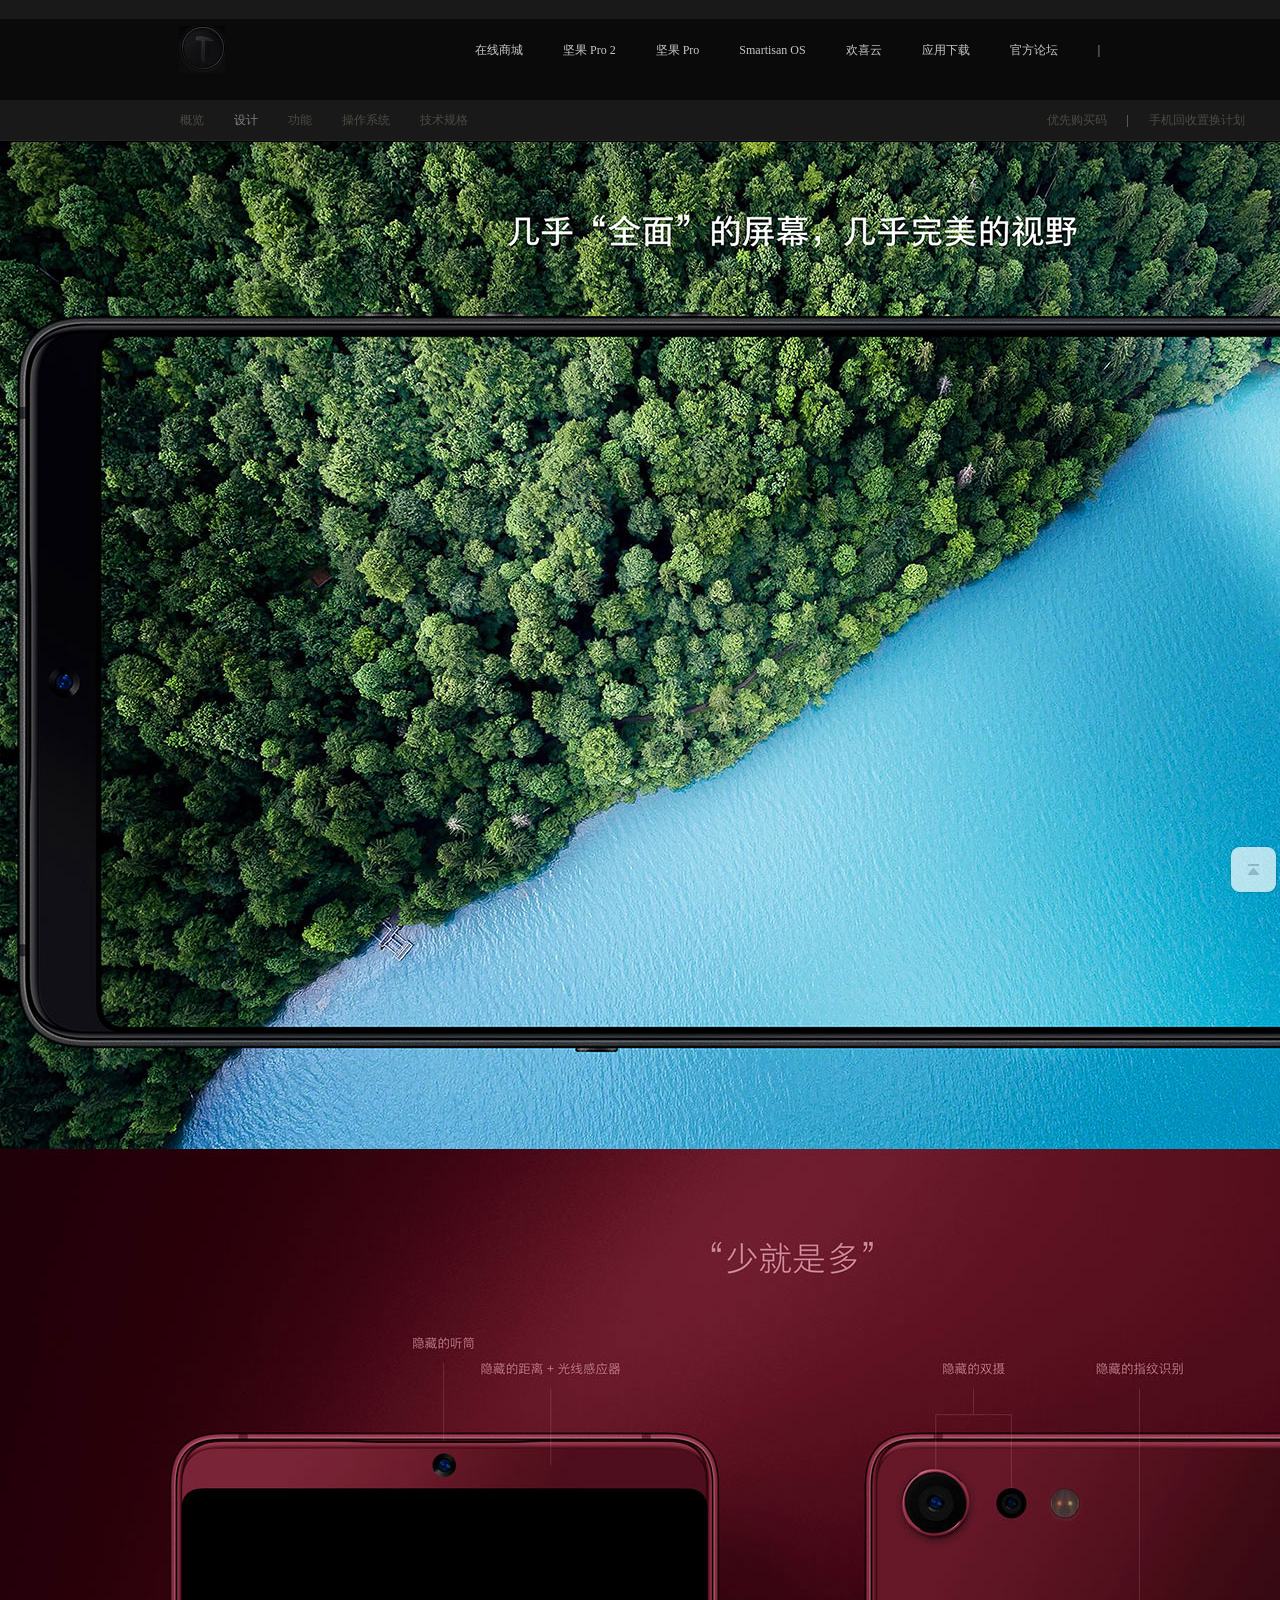
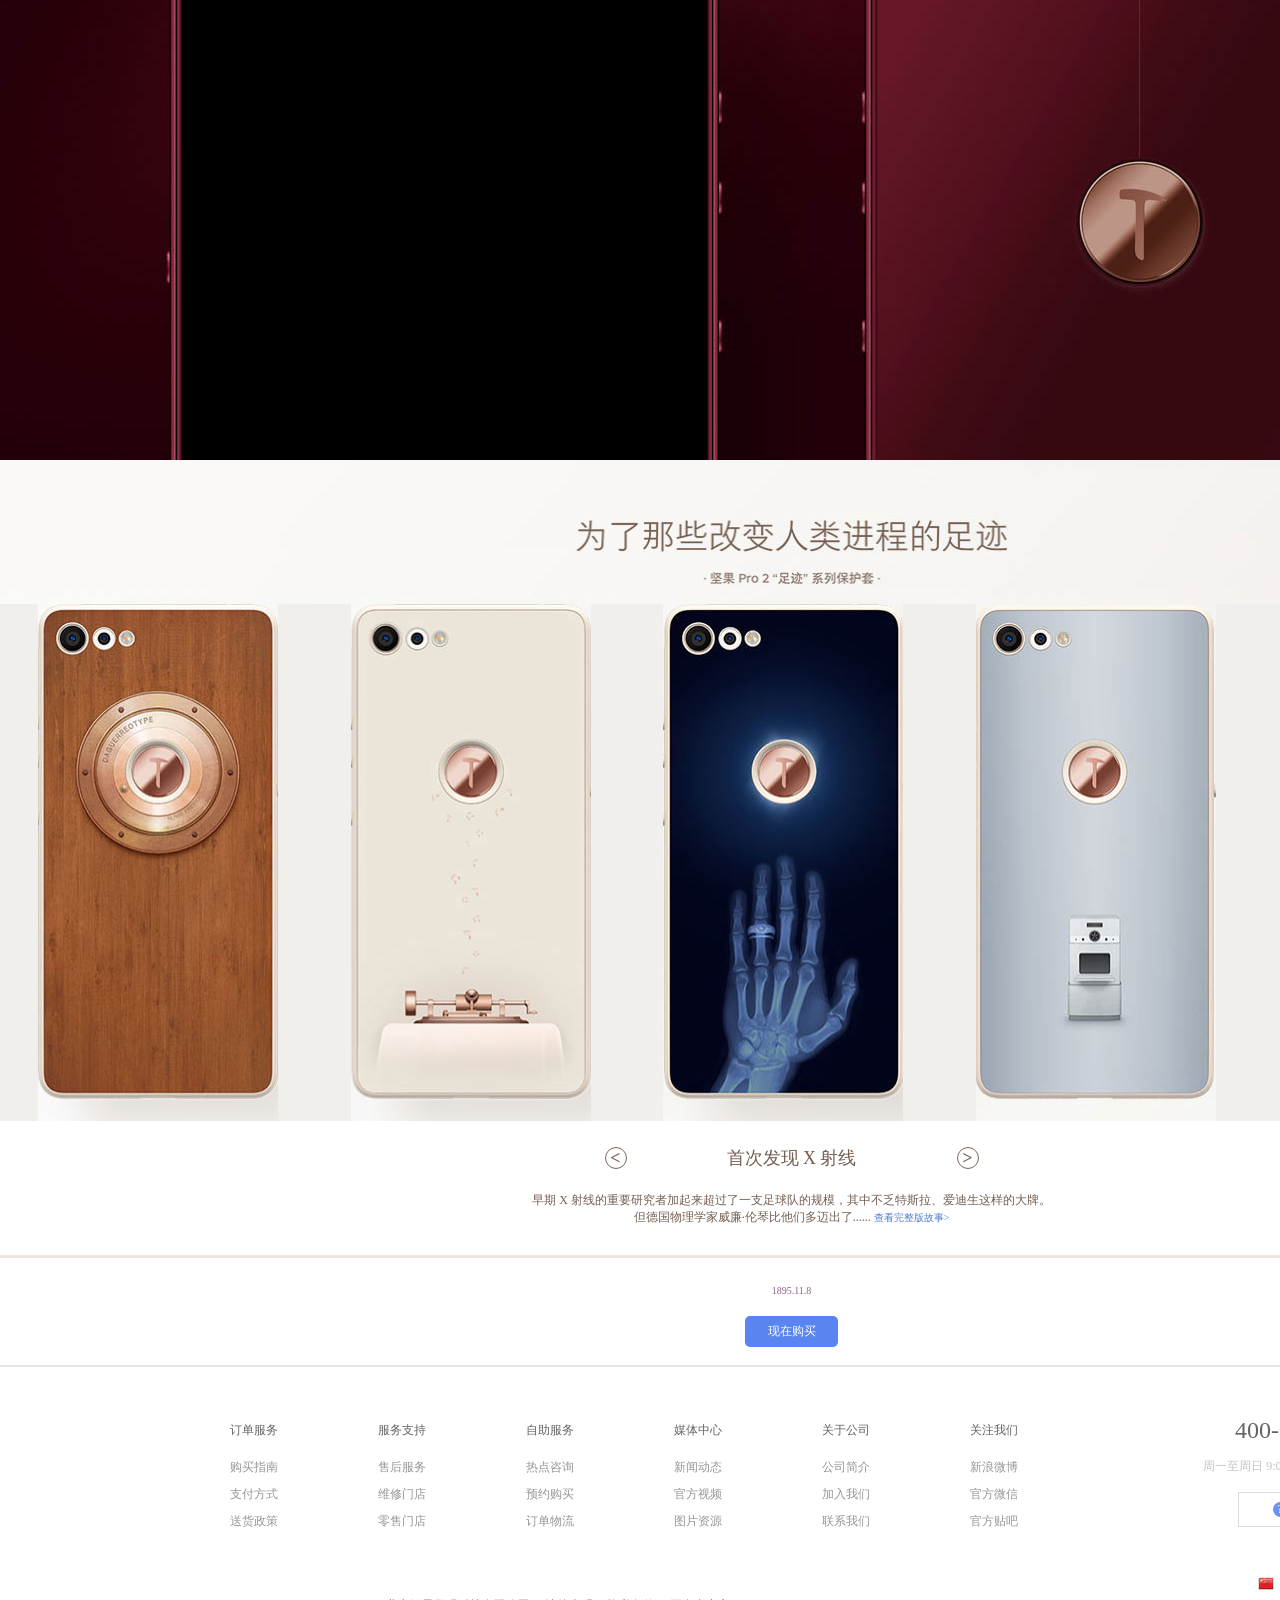
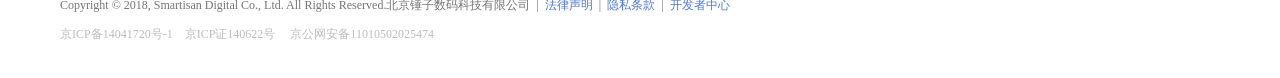
<file: design.html>
<!DOCTYPE html>
<html lang="en">
<head>
	<meta charset="UTF-8">
	<title>design</title>
	<link rel="stylesheet" href="css/reset.css">
	<link rel="stylesheet" href="css/font.css">
	<link rel="stylesheet" type="text/css" href="css1/fontawesome-all.css">
	<link rel="stylesheet" href="css/common.css">
	<link rel="stylesheet" href="css/design.css">
</head>
<body>
	<div class="rightlist"><a href="#"><img src="images/rightlist.png" alt="#"></a></div>
	<div class="top">
		<div class="nav clearfix">
		    <div class="logo">
		    	<h1>
		    	<a href="#"></a>
		        </h1>
		    </div>
		    <div class="nav0">	
			    <ul>
				   <li><a href="#">在线商城</a></li>
				   <li><a href="#">坚果 Pro 2</a></li>
				   <li><a href="#">坚果 Pro</a></li>
				   <li><a href="#">Smartisan OS</a></li>
				   <li><a href="#">欢喜云</a></li>
				   <li><a href="#">应用下载</a></li>
				   <li><a href="#">官方论坛</a></li>
				   <li><span>|</span></li>
			    </ul>
		    </div>
			<div class="use">
				<a href="#"><img src="images/log1.jpg"></a>
				<div class="cart">
					<i class="iconfont">
						<a href="#">&#xe60c;</a>
					</i>
					<span>0</span>
				</div>
				<div class="cartbox">
						<span class="scartbox"></span>
						<img src="images/contentCarf.png">
						<p class="p1">购物车为空</p>
						<p class="p2">您还没有选购任何商品，请前往商城选购吧!</p>
				</div>
			</div>
		</div>
	</div>
	<div class="ftop clearfix">
		<div class="ul1">
		<ul>
			<li><h2>坚果3</h2></li>
	        <li><a href="#">概览</a></li>
	        <li><a href="#">设计</a></li>
	        <li><a href="#">功能</a></li>
	        <li><a href="#">操作系统</a></li>
	        <li><a href="#">技术规格</a></li>
	    </ul>
	    </div>
	    <div class="ul2">
	    	<ul>
	    		<li><a href="#">优先购买码</a></li>
	    		<li><div></div></li>
	    		<li><a href="#">手机回收置换计划</a></li>
	    	</ul>
			<span>现在购买</span>
	    </div> 
	</div>
	<div class="mid">
		<div class="nav">
            <div class="top clearfix">
            	<ul>	
        		        <li><a href="#">概览</a></li>
        		        <li><a href="#">设计</a></li>
        		        <li><a href="#">功能</a></li>
        		        <li><a href="#">操作系统</a></li>
        		        <li><a href="#">技术规格</a></li>
        	    </ul>
        	    <div class="right0">
        	    	<div><a href="#">优先购买码</a></div>
        	    	<div>|</div>
        	    	<div><a href="#">手机回收置换计划</a></div>
        	    </div>
        	    <div class="right1"><a href="#">现在购买</a></div>
            </div>
        </div>
        <div class="midd">
        	<div class="imgbottom"><img src="images/28.jpg"></div>
        </div>
        <div class="ft">
        	<div class="ttp">
        		<img src="images/ttop.jpg">
        	</div>
        	<div class="p2top">
        		<div class="p2topimg">
	        		<ul>
	        			<li><img src="images/29-1.jpg" alt=""></li>
	        			<li><img src="images/29-2.jpg" alt=""></li>
	        			<li><img src="images/29-3.jpg" alt=""></li>
	        			<li><img src="images/29-4.jpg" alt=""></li>
	        			<li><img src="images/29-5.jpg" alt=""></li>
	        			<li><img src="images/29-6.jpg" alt=""></li>
	        			<li><img src="images/29-7.jpg" alt=""></li>
	        			<li><img src="images/29-8.jpg" alt=""></li>
	        		</ul>
	        	</div>	
        	</div>
        	<div class="p2bottom0">
        		<div class="p2bottom">
	        		<p class="pp1"><span>&lt;</span>首次发现 X 射线<span>&gt;</span></p>
	        		<p class="pp2">早期 X 射线的重要研究者加起来超过了一支足球队的规模，其中不乏特斯拉、爱迪生这样的大牌。但德国物理学家威廉·伦琴比他们多迈出了...... <a href="#">查看完整版故事&gt;</a></p>
	        	</div>
         	</div>
	  	</div>
	<div class="tim">
        		<p class="tim1">1895.11.8</p>
        		<p class="tim2"><a href="#">现在购买</a></p>
    </div>
	<div class="footer">
		<div class="foott clearfix">
			<div class="foott1">
				<dl>
					<dt>订单服务</dt>
					<dd><a href="#">购买指南</a></dd>
					<dd><a href="#">支付方式</a></dd>
					<dd><a href="#">送货政策</a></dd>
				</dl>
				<dl>
					<dt>服务支持</dt>
					<dd><a href="#">售后服务</a></dd>
					<dd><a href="#">维修门店</a></dd>
					<dd><a href="#">零售门店</a></dd>
				</dl>
				<dl>
					<dt>自助服务</dt>
					<dd><a href="#">热点咨询</a></dd>
					<dd><a href="#">预约购买</a></dd>
					<dd><a href="#">订单物流</a></dd>
				</dl>
				<dl>
					<dt>媒体中心</dt>
					<dd><a href="#">新闻动态</a></dd>
					<dd><a href="#">官方视频</a></dd>
					<dd><a href="#">图片资源</a></dd>
				</dl>
				<dl>
					<dt>关于公司</dt>
					<dd><a href="#">公司简介</a></dd>
					<dd><a href="#">加入我们</a></dd>
					<dd><a href="#">联系我们</a></dd>
				</dl>
				<dl>
					<dt>关注我们</dt>
					<dd><a href="#">新浪微博</a></dd>
					<dd><a href="#">官方微信</a></dd>
					<dd><a href="#">官方贴吧</a></dd>
				</dl>
			</div>
			<div class="foott2">
				<p class="p1">400-626-5666</p>
				<p class="p2">周一至周日 9:00-18:00（仅收市话费）
</p>
				<div class="p3"><a href="#"><span>?</span>在线帮助</a></div>
			</div>
		</div>
		<div class="footb">
			<div class="footb1">
				<p class="fp1">
					Copyright © 2018, Smartisan Digital Co., Ltd. All Rights Reserved.北京锤子数码科技有限公司&nbsp;&nbsp;|&nbsp;&nbsp;<a href="#">法律声明</a>&nbsp;&nbsp;|&nbsp;&nbsp;<a href="#">隐私条款</a>&nbsp;&nbsp;|&nbsp;&nbsp;<a href="#">开发者中心</a>
				</p>
				
					<a href="#" class="aa1">京ICP备14041720号-1&nbsp;&nbsp;&nbsp;&nbsp;京ICP证140622号&nbsp;&nbsp;&nbsp;&nbsp; 京公网安备11010502025474</a>
				
			</div>
			<div class="footb2">
				<p>
					<a href="javascript:;"><img src="images/flag.jpg"></a>
					<a href="javascript:;">中文</a>
					<a href="javascript:;"><span></span></a>
				</p>
			</div>
	    </div>
	</div>
</body>
<script src="js/jquery-1.12.4.js"></script>
<script type="text/javascript" src="js/design.js"></script>
<!-- <script type="text/javascript" src="js/deisgn2.js"></script> -->
<script type="text/javascript" src="js/animation.js"></script>
</html>
</file>
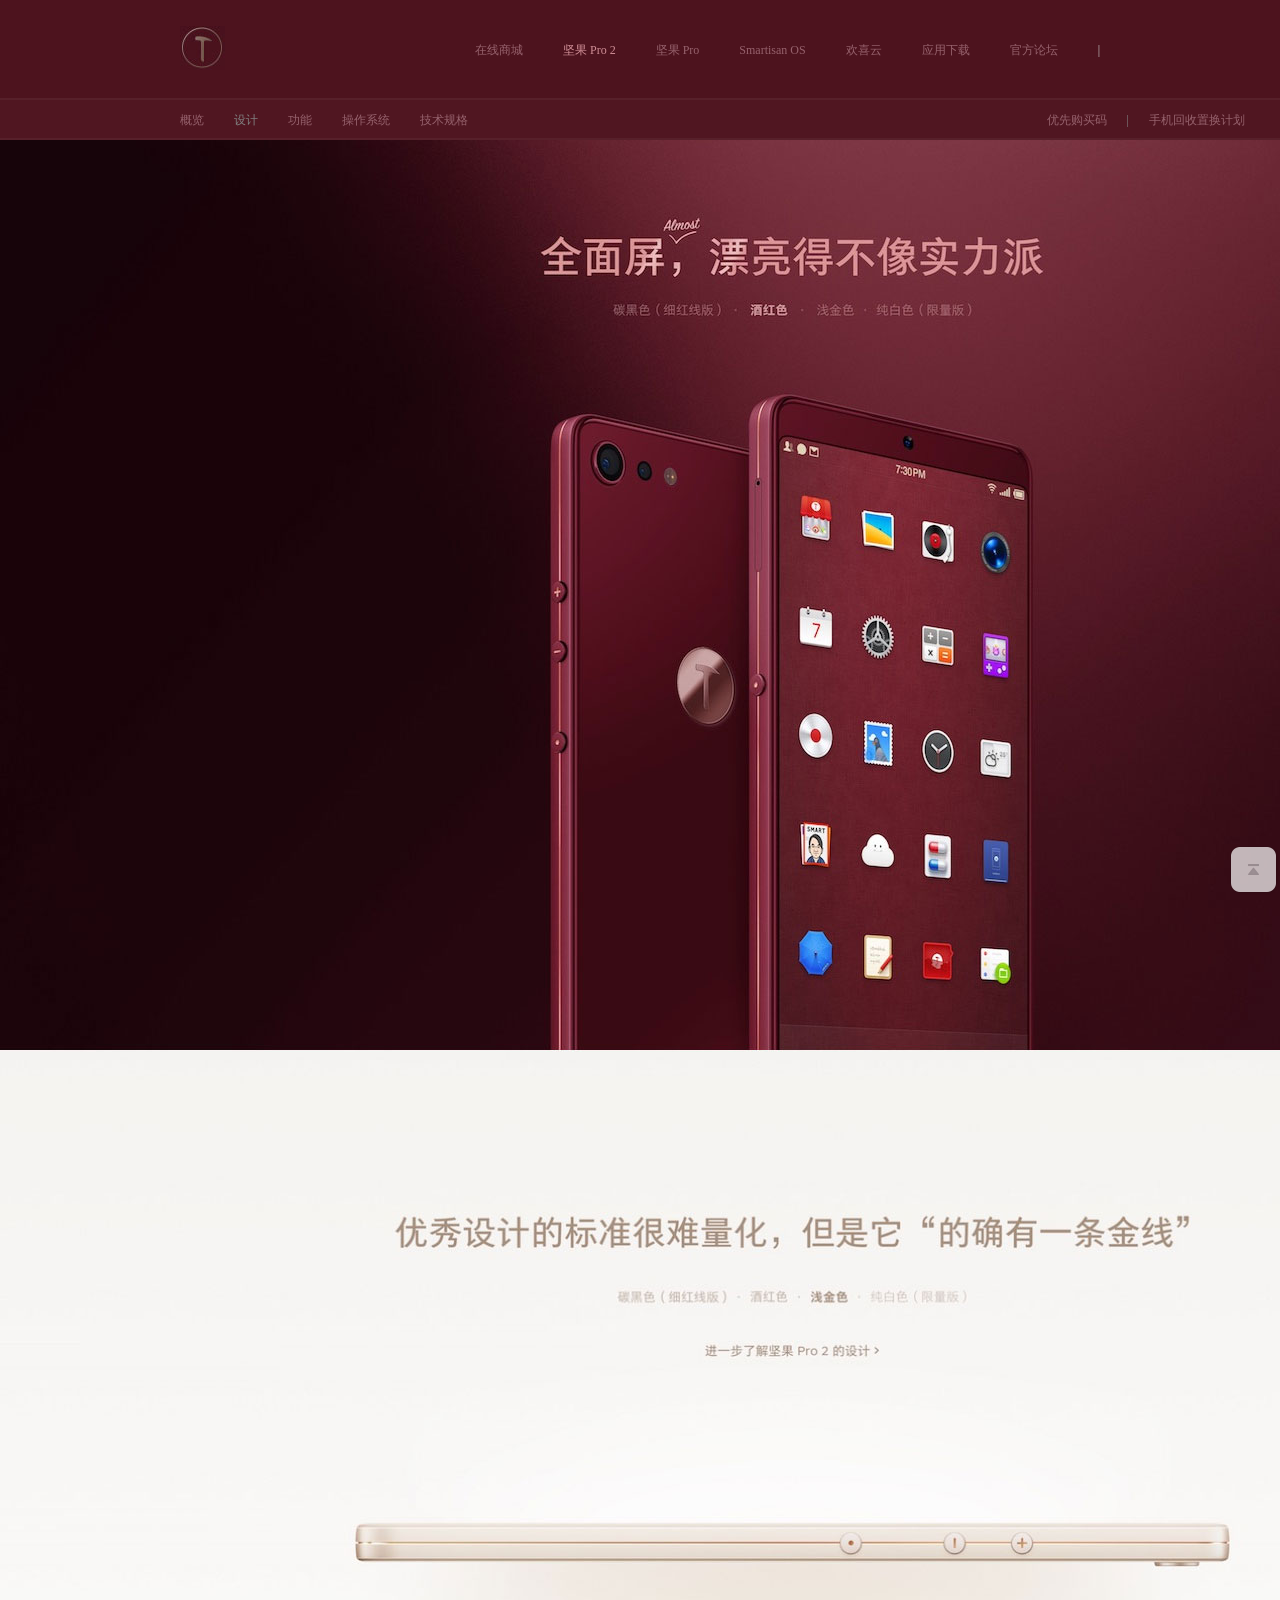
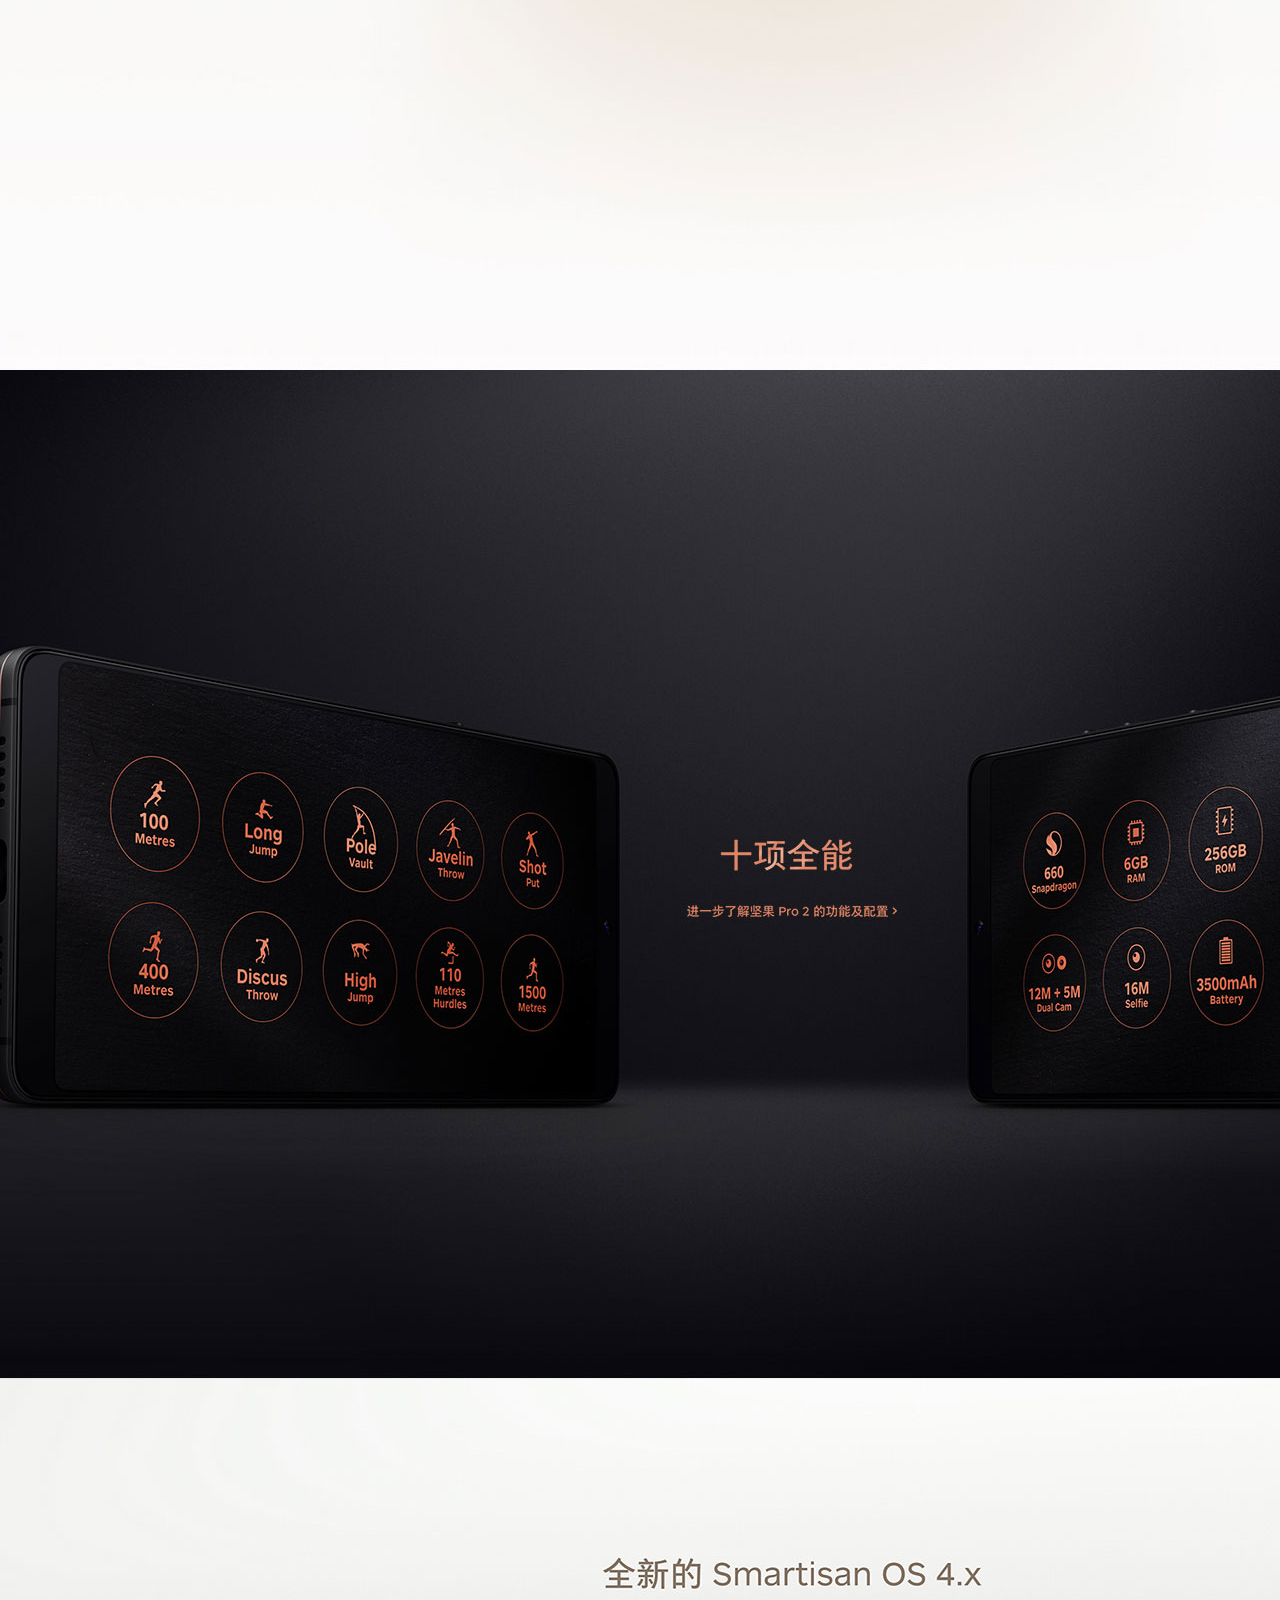
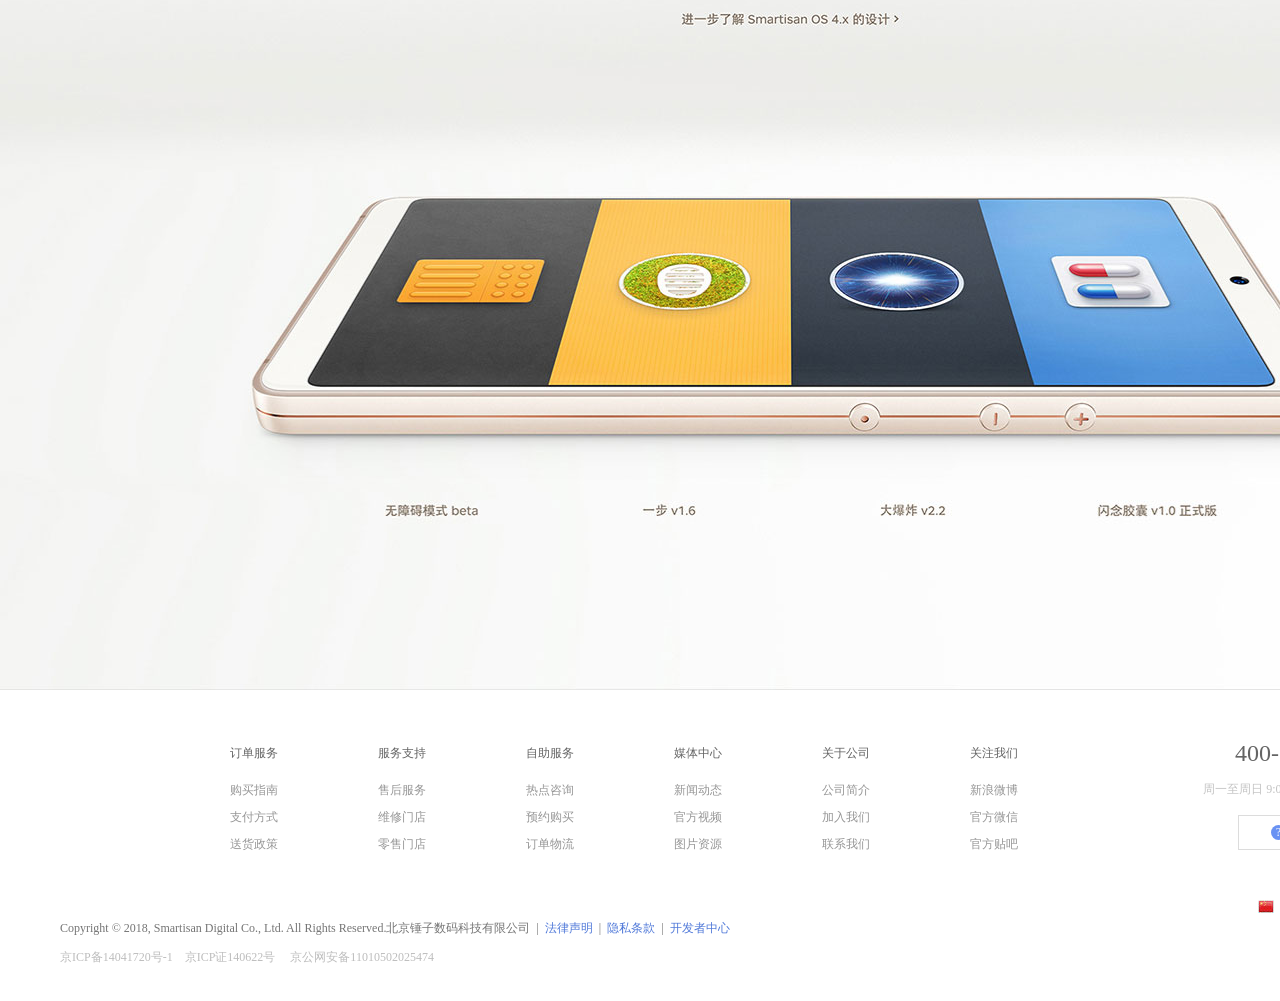
<file: ttworkPro2.html>
<!DOCTYPE html>
<html lang="en">
<head>
	<meta charset="UTF-8">
	<title>ttworkPro2</title>
	<link rel="stylesheet" href="css/reset.css">
	<link rel="stylesheet" href="css/font.css">
	<link rel="stylesheet" type="text/css" href="css1/fontawesome-all.css">
	<link rel="stylesheet" href="css/common.css">
	<link rel="stylesheet" href="css/Pro2.css">
</head>
<body>
	<div class="rightlist"><a href="#"><img src="images/rightlist.png" alt="#"></a></div>
	<div class="top">
		<div class="nav clearfix">
		    <div class="logo">
		    	<h1>
		    	<a href="#"></a>
		        </h1>
		    </div>
		    <div class="nav0">	
			    <ul>
				   <li><a href="index.html">在线商城</a></li>
				   <li><a href="#">坚果 Pro 2</a></li>
				   <li><a href="zuoye/jianguo.html">坚果 Pro</a></li>
				   <li><a href="#">Smartisan OS</a></li>
				   <li><a href="#">欢喜云</a></li>
				   <li><a href="download.html">应用下载</a></li>
				   <li><a href="#">官方论坛</a></li>
				   <li><span>|</span></li>
			    </ul>
		    </div>
			<div class="use">
				<a href="#"><img src="images/logo2.jpg"></a>
				<div class="cart">
					<i class="iconfont">
						<a href="#">&#xe60c;</a>
					</i>
					<span>0</span>
				</div>
				<div class="cartbox">
						<span class="scartbox"></span>
						<img src="images/contentCarf.png">
						<p class="p1">购物车为空</p>
						<p class="p2">您还没有选购任何商品，请前往商城选购吧!</p>
				</div>
			</div>
		</div>
	</div>
	<div class="ftop clearfix">
		<div class="ul1">
		<ul>
			<li><h2>坚果3</h2></li>
	        <li><a href="#">概览</a></li>
	        <li><a href="design.html">设计</a></li>
	        <li><a href="#">功能</a></li>
	        <li><a href="#">操作系统</a></li>
	        <li><a href="#">技术规格</a></li>
	    </ul>
	    </div>
	    <div class="ul2">
	    	<ul>
	    		<li><a href="#">优先购买码</a></li>
	    		<li><div></div></li>
	    		<li><a href="#">手机回收置换计划</a></li>
	    	</ul>
			<span>现在购买</span>
	    </div> 
	</div>
	<div class="mid">
		<div class="nav">
            <div class="top clearfix">
            	<ul>	
        		        <li><a href="#">概览</a></li>
        		        <li><a href="design.html" target="_blank">设计</a></li>
        		        <li><a href="#">功能</a></li>
        		        <li><a href="#">操作系统</a></li>
        		        <li><a href="#">技术规格</a></li>
        	    </ul>
        	    <div class="right0">
        	    	<div><a href="#">优先购买码</a></div>
        	    	<div>|</div>
        	    	<div><a href="#">手机回收置换计划</a></div>
        	    </div>
        	    <div class="right1"><a href="#">现在购买</a></div>
            </div>
        </div>
        <div class="midd">
        	<div class="imgbottom"><img src="images/30.jpg"></div>
        </div>
	</div>
	<div class="footer">
		<div class="foott clearfix">
			<div class="foott1">
				<dl>
					<dt>订单服务</dt>
					<dd><a href="#">购买指南</a></dd>
					<dd><a href="#">支付方式</a></dd>
					<dd><a href="#">送货政策</a></dd>
				</dl>
				<dl>
					<dt>服务支持</dt>
					<dd><a href="#">售后服务</a></dd>
					<dd><a href="#">维修门店</a></dd>
					<dd><a href="#">零售门店</a></dd>
				</dl>
				<dl>
					<dt>自助服务</dt>
					<dd><a href="#">热点咨询</a></dd>
					<dd><a href="#">预约购买</a></dd>
					<dd><a href="#">订单物流</a></dd>
				</dl>
				<dl>
					<dt>媒体中心</dt>
					<dd><a href="#">新闻动态</a></dd>
					<dd><a href="#">官方视频</a></dd>
					<dd><a href="#">图片资源</a></dd>
				</dl>
				<dl>
					<dt>关于公司</dt>
					<dd><a href="#">公司简介</a></dd>
					<dd><a href="#">加入我们</a></dd>
					<dd><a href="#">联系我们</a></dd>
				</dl>
				<dl>
					<dt>关注我们</dt>
					<dd><a href="#">新浪微博</a></dd>
					<dd><a href="#">官方微信</a></dd>
					<dd><a href="#">官方贴吧</a></dd>
				</dl>
			</div>
			<div class="foott2">
				<p class="p1">400-626-5666</p>
				<p class="p2">周一至周日 9:00-18:00（仅收市话费）
</p>
				<div class="p3">
					<a href="#"><span>?</span>
					</a>
					<a href="#">在线帮助</a>
				</div>
			</div>
		</div>
		<div class="footb">
			<div class="footb1">
				<p class="fp1">
					Copyright © 2018, Smartisan Digital Co., Ltd. All Rights Reserved.北京锤子数码科技有限公司&nbsp;&nbsp;|&nbsp;&nbsp;<a href="#">法律声明</a>&nbsp;&nbsp;|&nbsp;&nbsp;<a href="#">隐私条款</a>&nbsp;&nbsp;|&nbsp;&nbsp;<a href="#">开发者中心</a>
				</p>
				
					<a href="#" class="aa1">京ICP备14041720号-1&nbsp;&nbsp;&nbsp;&nbsp;京ICP证140622号&nbsp;&nbsp;&nbsp;&nbsp; 京公网安备11010502025474</a>
				
			</div>
			<div class="footb2">
				<p>
					<a href="#"><img src="images/flag.jpg"></a>
					<a href="#">中文</a>
					<a href="#"><span></span></a>
				</p>
			</div>
	    </div>
    </div>
	</div>
</body>
<script type="text/javascript" src="js/ttworkpro2.js"></script>
<script type="text/javascript" src="js/animation.js"></script>
</html>
</file>
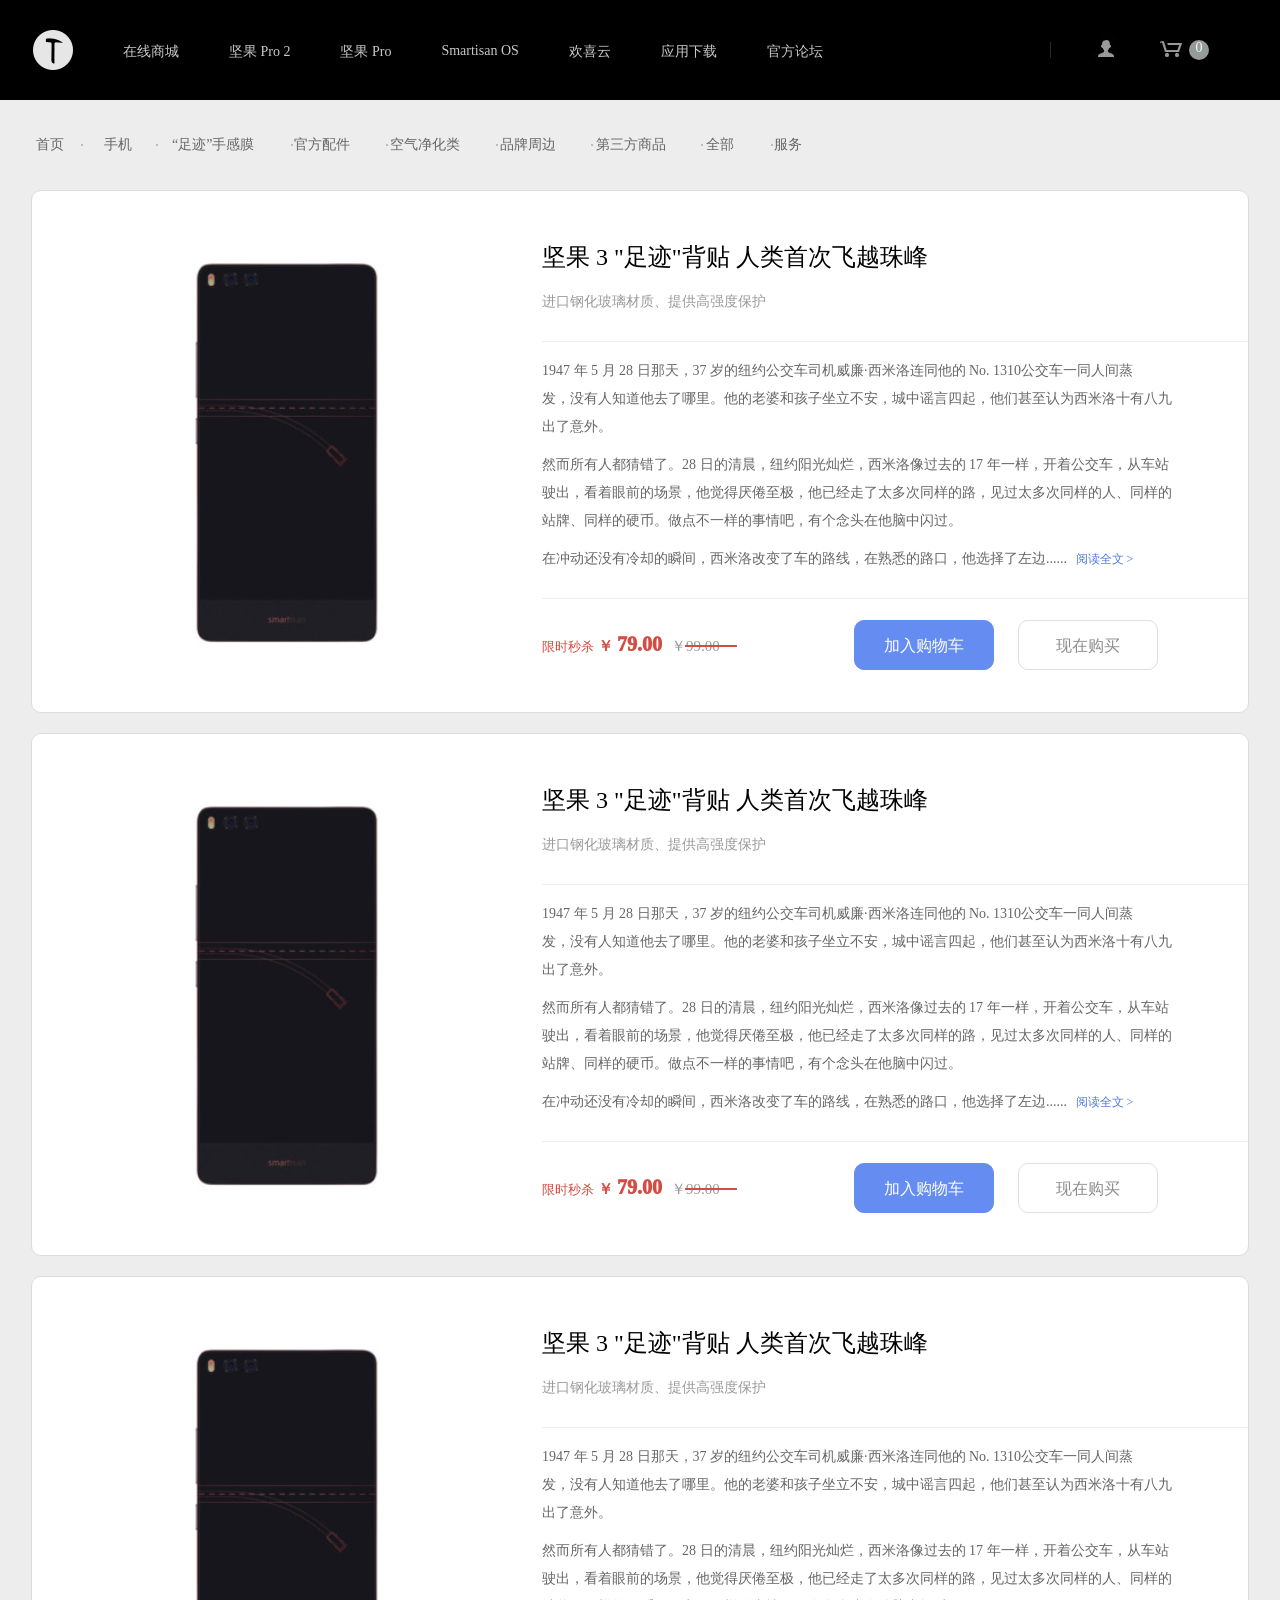
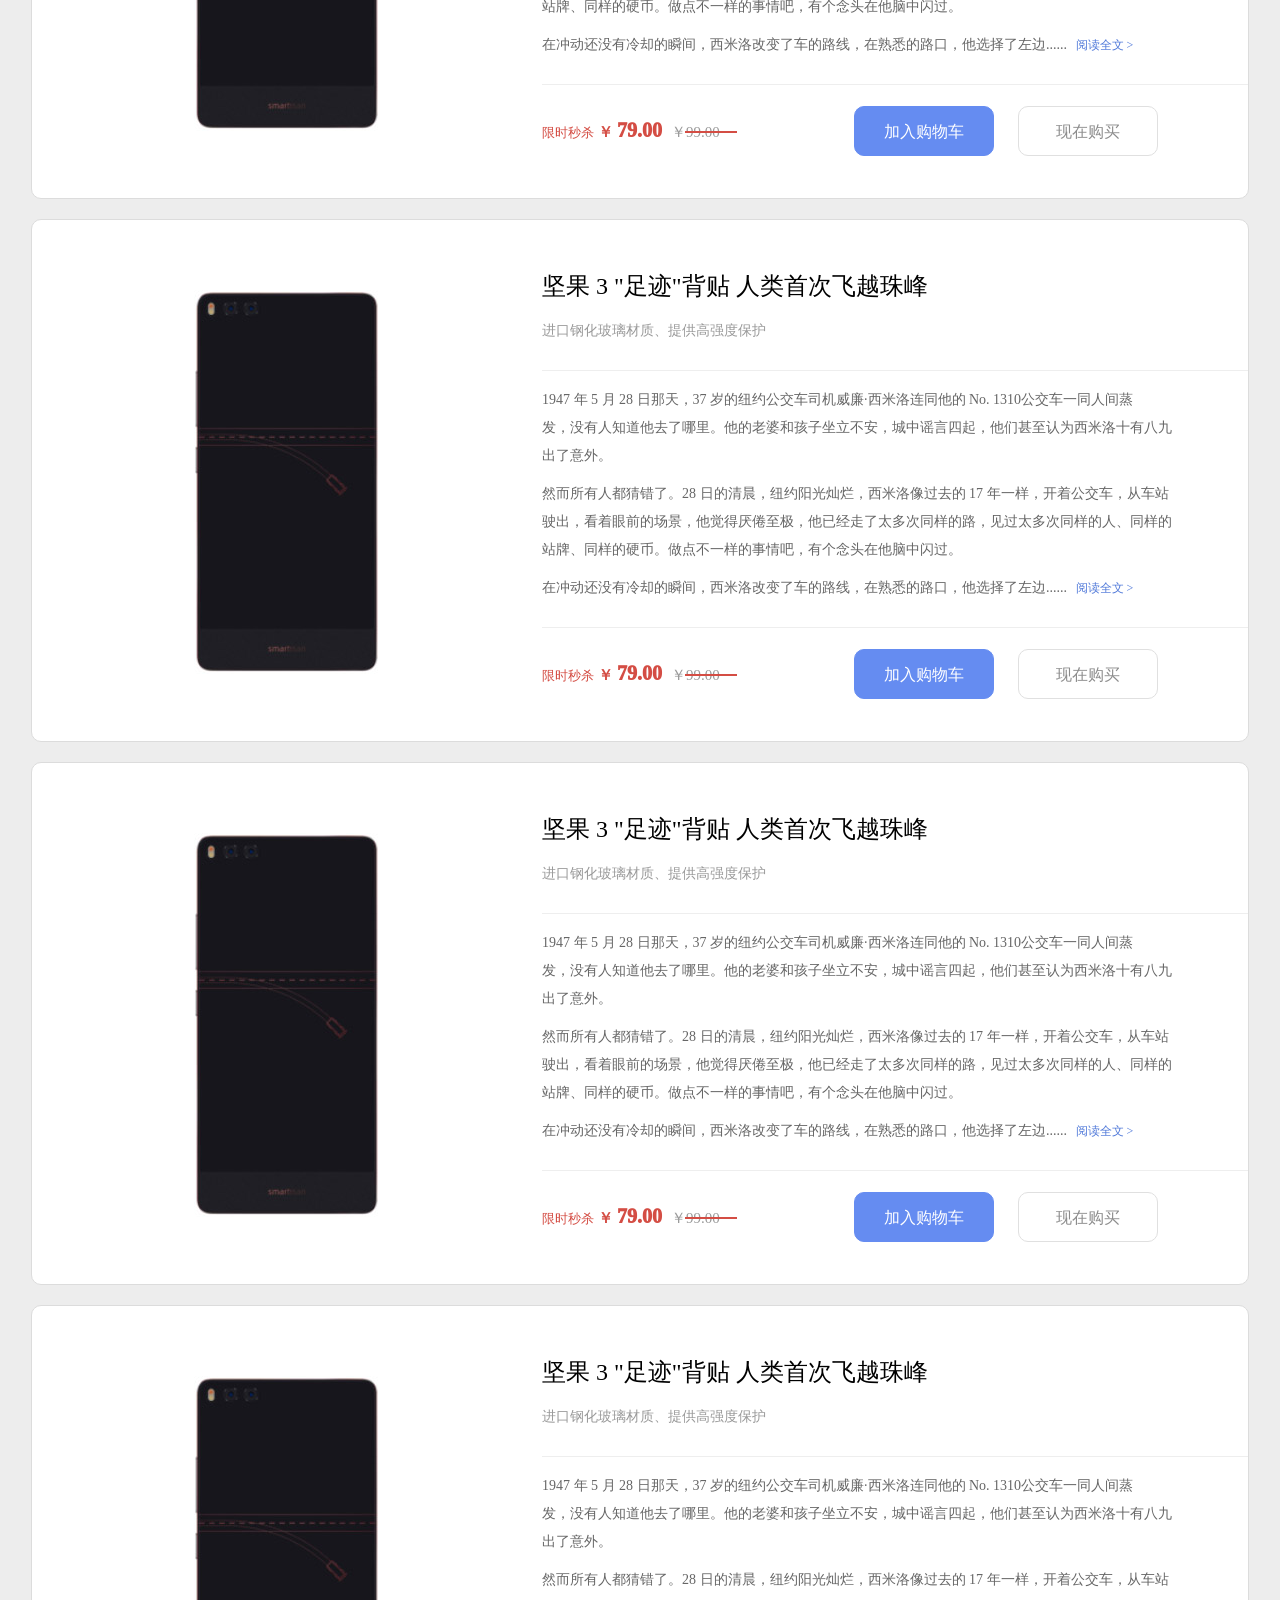
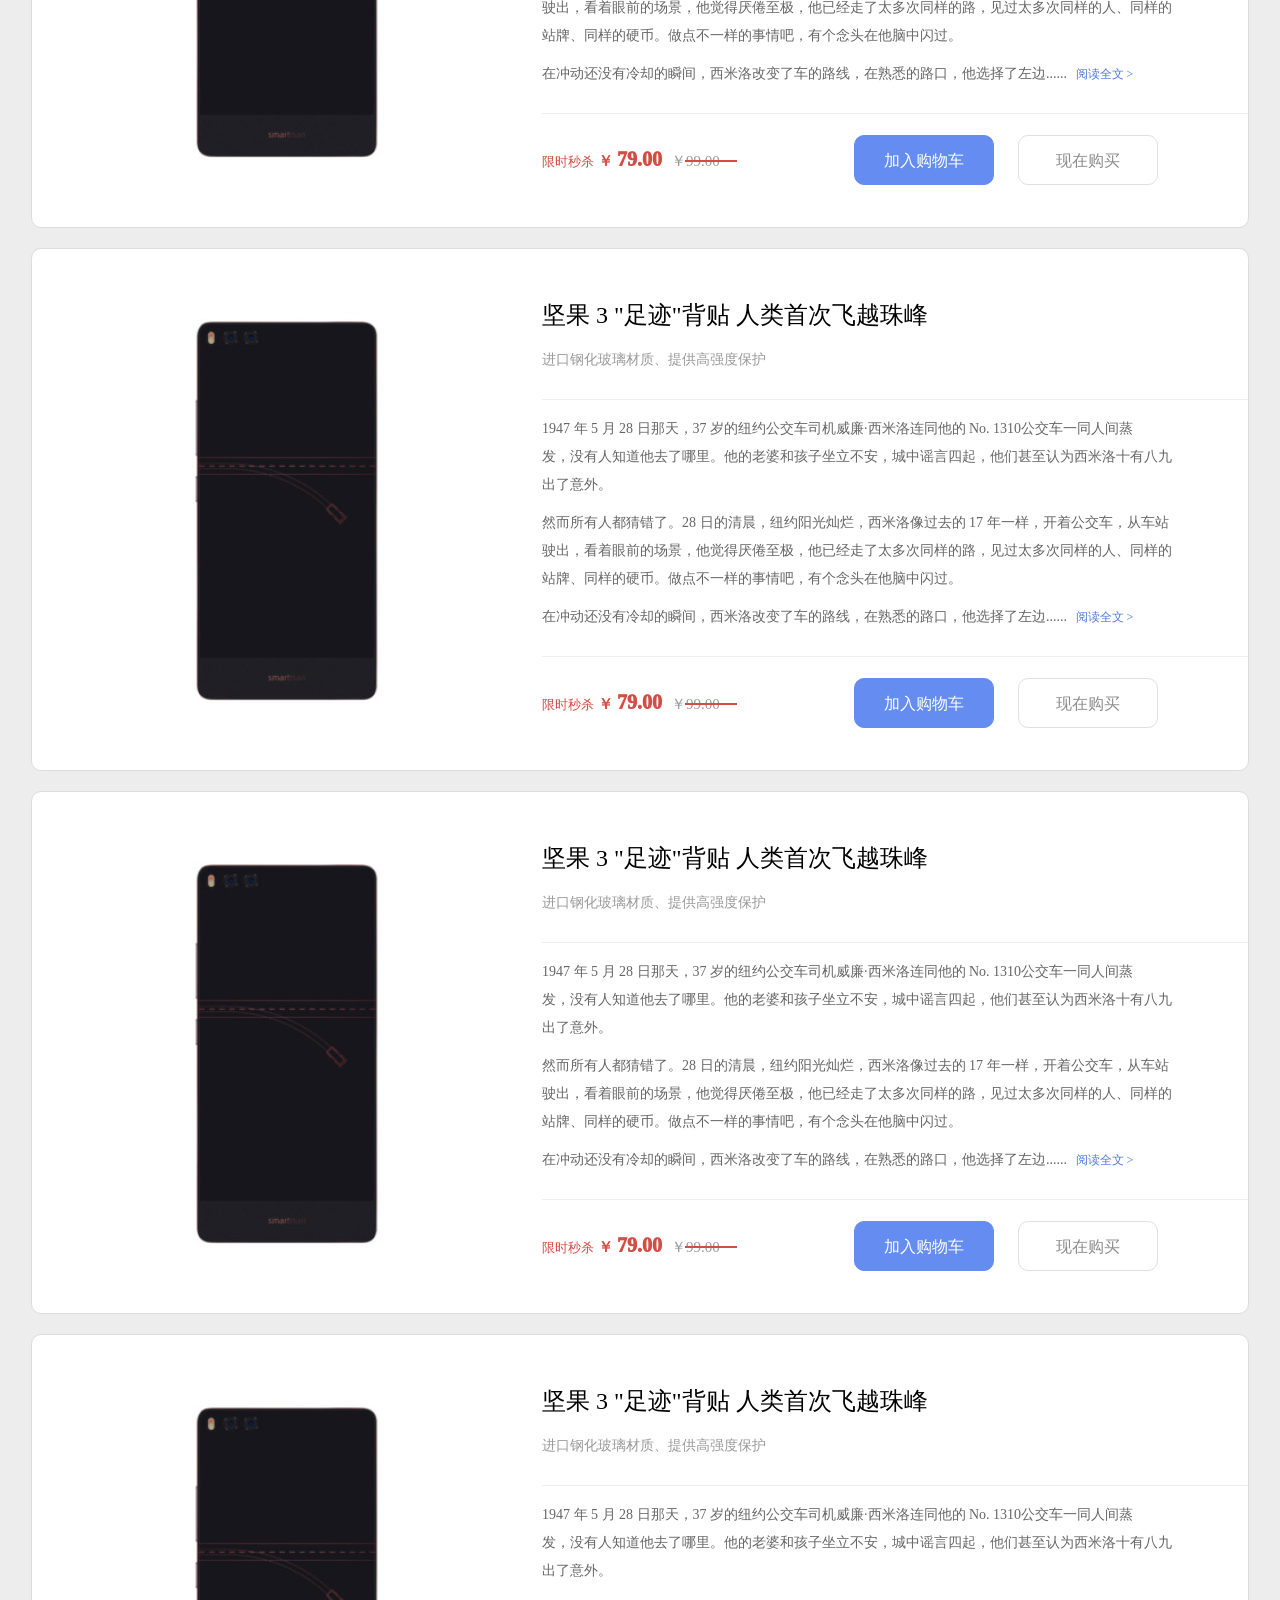
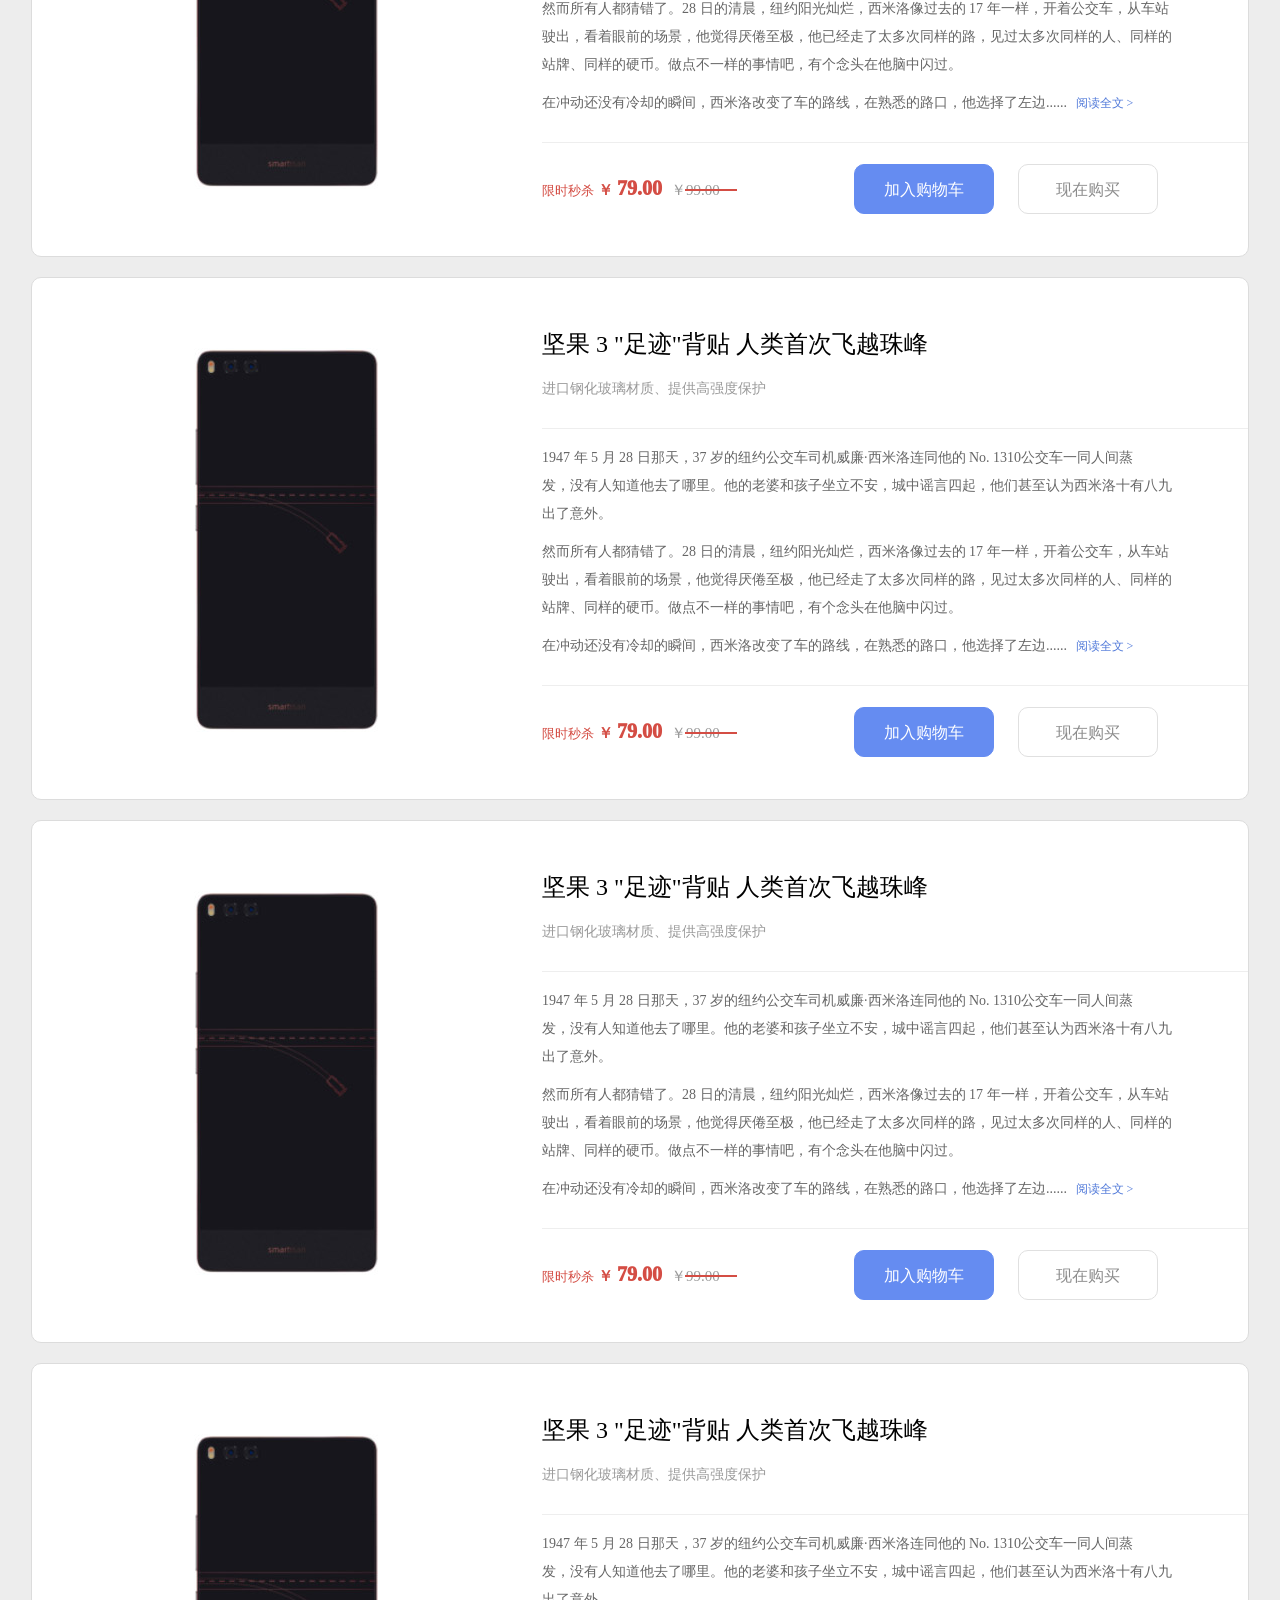
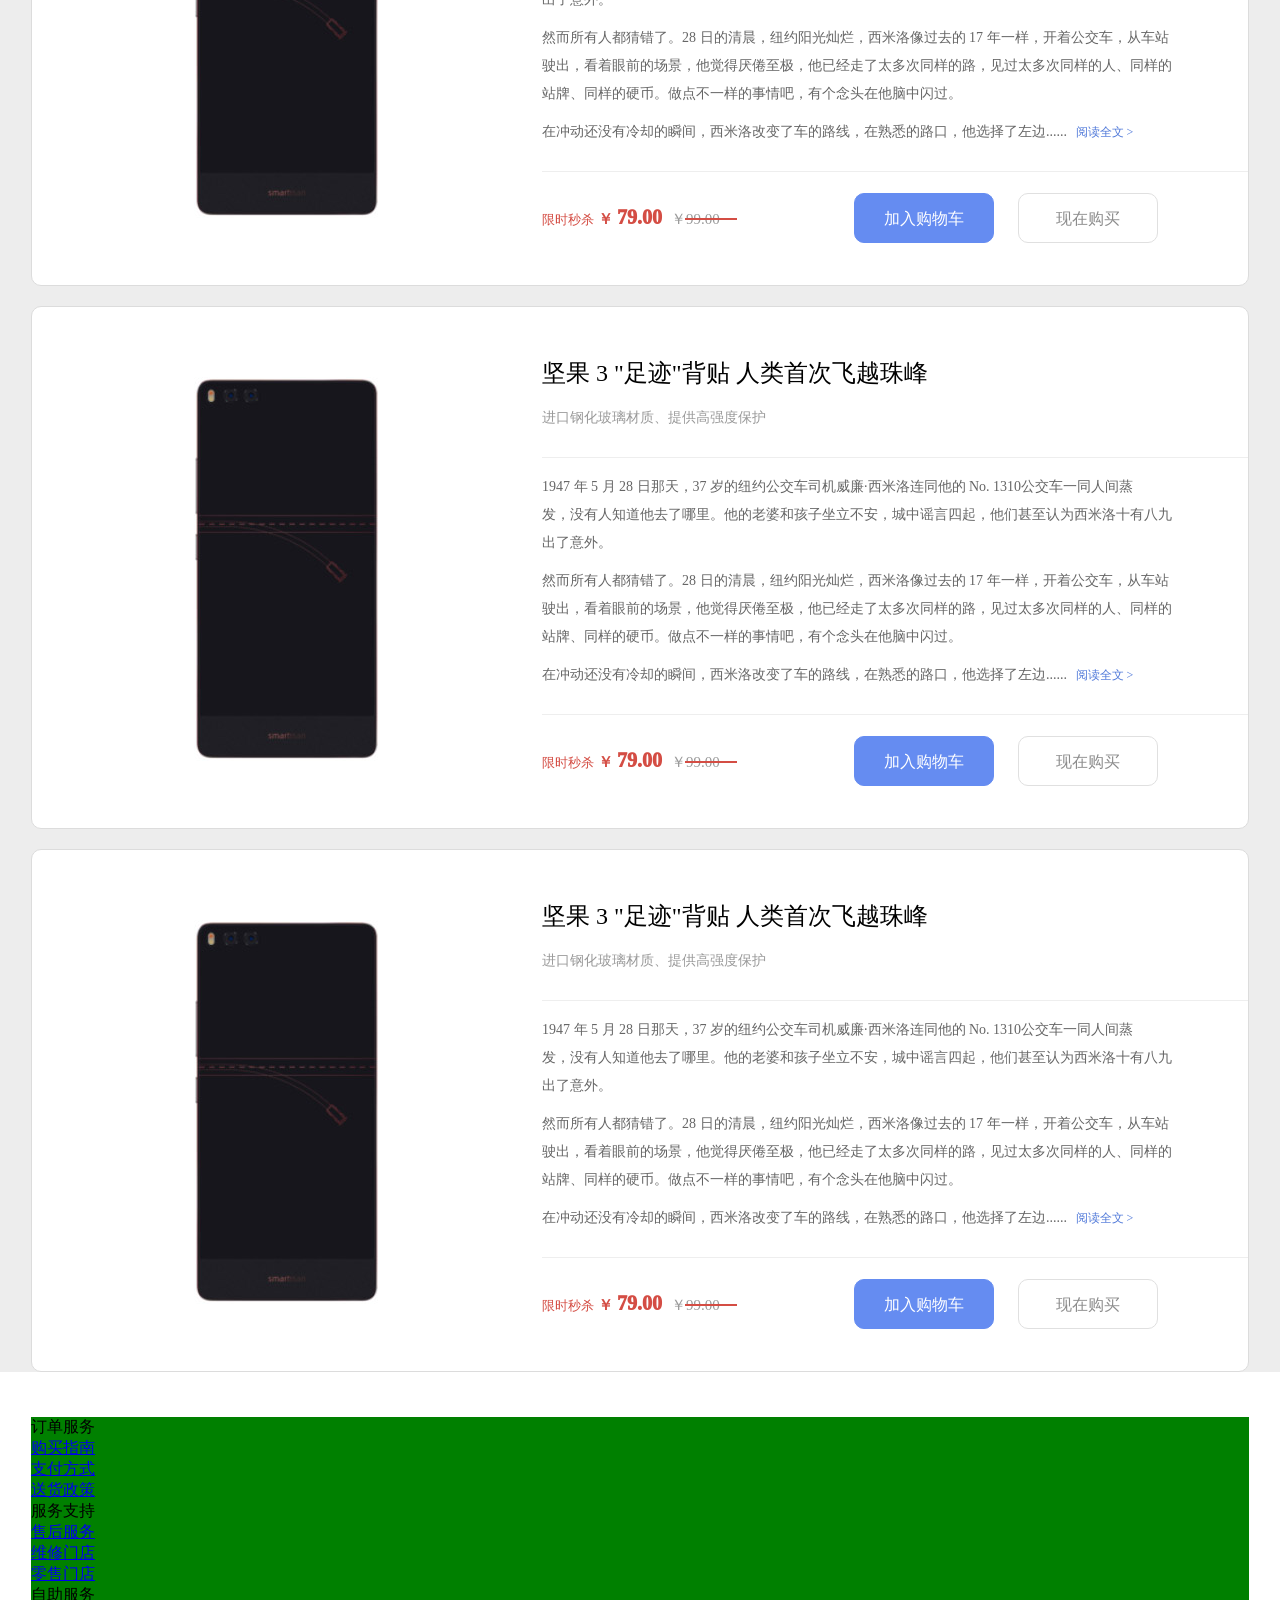
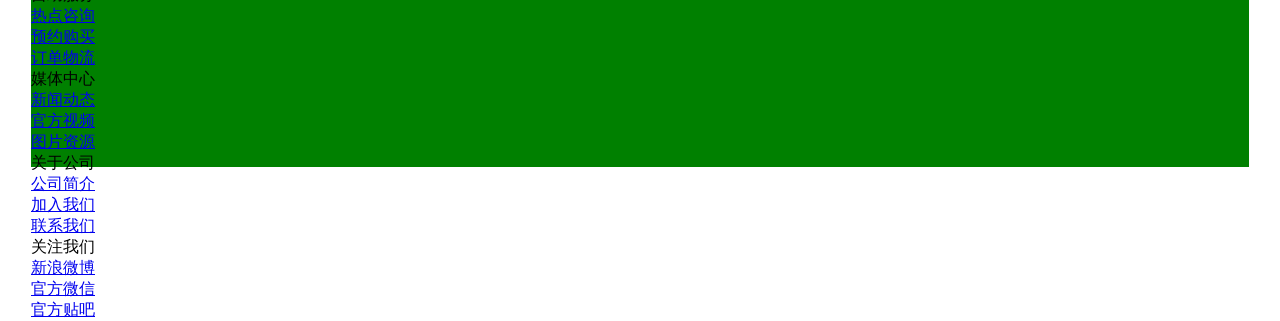
<file: 张燕锤子科技/css018-锤子科技.html>
<!DOCTYPE html>
<html lang="en">
<head>
	<meta charset="UTF-8">
	<title>锤子科技 足迹系列</title>
	<link rel="stylesheet" type="text/css" href="CSS/font.css">
	<link rel="stylesheet" type="text/css" href="CSS/foot.css">
	<link rel="stylesheet" type="text/css" href="CSS/reset.css">
    <link rel="stylesheet" type="text/css" href="CSS/common.css">
</head>
<body>
     <header>
         <div class="top container">
            <img src="images/nav.jpg">
            <ul> 
                <li><a href="#">在线商城</a></li>
                <li><a href="#">坚果 Pro 2</a></li>
                <li><a href="#">坚果 Pro</a></li>
                <li><a href="#">Smartisan OS</a></li>
                <li><a href="#">欢喜云</a></li>
                <li><a href="#">应用下载</a></li>
                <li><a href="#">官方论坛</a></li>
            </ul>
            <div class="top-right">
                <span>|</span>
                <a href="#">
                    <img src="images/nav1.jpg">
                    <i class="iconfont">&#xe60c;</i>
                    <span>0</span>
                </a> 
            </div> 
         </div>
     </header>
     <section>
         <div class="neinav container">
             <ul>    
                 <li><a href="#">首页</a></li>
                 <li class="yuandian"><a href="#">手机</a></li>
                 <li class="yuandian"><a href="#"> “足迹”手感膜</a></li>
                 <li class="yuandian"><a href="#">官方配件</a></li>
                 <li class="yuandian"><a href="#">空气净化类</a></li>
                 <li class="yuandian"><a href="#">品牌周边</a></li>
                 <li class="yuandian"><a href="#">第三方商品</a></li>
                 <li class="yuandian"><a href="#">全部</a></li>
                 <li class="yuandian"><a href="#">服务</a></li>
             </ul>
         </div>
         <div class="content container ">
             <div>
                 <img src="images/shouji.jpg">
             </div>
             <div class="miaoshu">
                 <a href="#"><h1>坚果 3 "足迹"背贴 人类首次飞越珠峰</h1></a>
                 <p>进口钢化玻璃材质、提供高强度保护</p>
                 <div class="line"></div>
                 <p>1947 年 5 月 28 日那天，37 岁的纽约公交车司机威廉·西米洛连同他的 No. 1310公交车一同人间蒸</p>
                 <p>发，没有人知道他去了哪里。他的老婆和孩子坐立不安，城中谣言四起，他们甚至认为西米洛十有八九</p>
                 <p>出了意外。</p>
                 <p>然而所有人都猜错了。28 日的清晨，纽约阳光灿烂，西米洛像过去的 17 年一样，开着公交车，从车站</p>
                 <p>驶出，看着眼前的场景，他觉得厌倦至极，他已经走了太多次同样的路，见过太多次同样的人、同样的</p>
                 <p>站牌、同样的硬币。做点不一样的事情吧，有个念头在他脑中闪过。</p>
                 <p>在冲动还没有冷却的瞬间，西米洛改变了车的路线，在熟悉的路口，他选择了左边......
                    <a href="#">阅读全文 <span>&gt;</span></a>
                </p>
                <div class="line"></div>
                <div class="jiage">
                  <p>限时秒杀</p>
                  <span>￥</span>
                  <span>79.00</span>
                  <span>￥99.00</span>
                  <div class="delete"></div> 
                  <div class="che"><a href="#">加入购物车</a></div>
                  <div class="goumai"><a href="#">现在购买</a></div>
                </div>
             </div>
         </div>
         <div class="content container ">
             <div>
                 <img src="images/shouji.jpg">
             </div>
             <div class="miaoshu">
                 <a href="#"><h1>坚果 3 "足迹"背贴 人类首次飞越珠峰</h1></a>
                 <p>进口钢化玻璃材质、提供高强度保护</p>
                 <div class="line"></div>
                 <p>1947 年 5 月 28 日那天，37 岁的纽约公交车司机威廉·西米洛连同他的 No. 1310公交车一同人间蒸</p>
                 <p>发，没有人知道他去了哪里。他的老婆和孩子坐立不安，城中谣言四起，他们甚至认为西米洛十有八九</p>
                 <p>出了意外。</p>
                 <p>然而所有人都猜错了。28 日的清晨，纽约阳光灿烂，西米洛像过去的 17 年一样，开着公交车，从车站</p>
                 <p>驶出，看着眼前的场景，他觉得厌倦至极，他已经走了太多次同样的路，见过太多次同样的人、同样的</p>
                 <p>站牌、同样的硬币。做点不一样的事情吧，有个念头在他脑中闪过。</p>
                 <p>在冲动还没有冷却的瞬间，西米洛改变了车的路线，在熟悉的路口，他选择了左边......
                    <a href="#">阅读全文 <span>&gt;</span></a>
                </p>
                <div class="line"></div>
                <div class="jiage">
                  <p>限时秒杀</p>
                  <span>￥</span>
                  <span>79.00</span>
                  <span>￥99.00</span>
                  <div class="delete"></div> 
                  <div class="che"><a href="#">加入购物车</a></div>
                  <div class="goumai"><a href="#">现在购买</a></div>
                </div>
             </div>
         </div>
         <div class="content container ">
             <div>
                 <img src="images/shouji.jpg">
             </div>
             <div class="miaoshu">
                 <a href="#"><h1>坚果 3 "足迹"背贴 人类首次飞越珠峰</h1></a>
                 <p>进口钢化玻璃材质、提供高强度保护</p>
                 <div class="line"></div>
                 <p>1947 年 5 月 28 日那天，37 岁的纽约公交车司机威廉·西米洛连同他的 No. 1310公交车一同人间蒸</p>
                 <p>发，没有人知道他去了哪里。他的老婆和孩子坐立不安，城中谣言四起，他们甚至认为西米洛十有八九</p>
                 <p>出了意外。</p>
                 <p>然而所有人都猜错了。28 日的清晨，纽约阳光灿烂，西米洛像过去的 17 年一样，开着公交车，从车站</p>
                 <p>驶出，看着眼前的场景，他觉得厌倦至极，他已经走了太多次同样的路，见过太多次同样的人、同样的</p>
                 <p>站牌、同样的硬币。做点不一样的事情吧，有个念头在他脑中闪过。</p>
                 <p>在冲动还没有冷却的瞬间，西米洛改变了车的路线，在熟悉的路口，他选择了左边......
                    <a href="#">阅读全文 <span>&gt;</span></a>
                </p>
                <div class="line"></div>
                <div class="jiage">
                  <p>限时秒杀</p>
                  <span>￥</span>
                  <span>79.00</span>
                  <span>￥99.00</span>
                  <div class="delete"></div> 
                  <div class="che"><a href="#">加入购物车</a></div>
                  <div class="goumai"><a href="#">现在购买</a></div>
                </div>
             </div>
         </div>
         <div class="content container ">
             <div>
                 <img src="images/shouji.jpg">
             </div>
             <div class="miaoshu">
                 <a href="#"><h1>坚果 3 "足迹"背贴 人类首次飞越珠峰</h1></a>
                 <p>进口钢化玻璃材质、提供高强度保护</p>
                 <div class="line"></div>
                 <p>1947 年 5 月 28 日那天，37 岁的纽约公交车司机威廉·西米洛连同他的 No. 1310公交车一同人间蒸</p>
                 <p>发，没有人知道他去了哪里。他的老婆和孩子坐立不安，城中谣言四起，他们甚至认为西米洛十有八九</p>
                 <p>出了意外。</p>
                 <p>然而所有人都猜错了。28 日的清晨，纽约阳光灿烂，西米洛像过去的 17 年一样，开着公交车，从车站</p>
                 <p>驶出，看着眼前的场景，他觉得厌倦至极，他已经走了太多次同样的路，见过太多次同样的人、同样的</p>
                 <p>站牌、同样的硬币。做点不一样的事情吧，有个念头在他脑中闪过。</p>
                 <p>在冲动还没有冷却的瞬间，西米洛改变了车的路线，在熟悉的路口，他选择了左边......
                    <a href="#">阅读全文 <span>&gt;</span></a>
                </p>
                <div class="line"></div>
                <div class="jiage">
                  <p>限时秒杀</p>
                  <span>￥</span>
                  <span>79.00</span>
                  <span>￥99.00</span>
                  <div class="delete"></div> 
                  <div class="che"><a href="#">加入购物车</a></div>
                  <div class="goumai"><a href="#">现在购买</a></div>
                </div>
             </div>
         </div>
         <div class="content container ">
             <div>
                 <img src="images/shouji.jpg">
             </div>
             <div class="miaoshu">
                 <a href="#"><h1>坚果 3 "足迹"背贴 人类首次飞越珠峰</h1></a>
                 <p>进口钢化玻璃材质、提供高强度保护</p>
                 <div class="line"></div>
                 <p>1947 年 5 月 28 日那天，37 岁的纽约公交车司机威廉·西米洛连同他的 No. 1310公交车一同人间蒸</p>
                 <p>发，没有人知道他去了哪里。他的老婆和孩子坐立不安，城中谣言四起，他们甚至认为西米洛十有八九</p>
                 <p>出了意外。</p>
                 <p>然而所有人都猜错了。28 日的清晨，纽约阳光灿烂，西米洛像过去的 17 年一样，开着公交车，从车站</p>
                 <p>驶出，看着眼前的场景，他觉得厌倦至极，他已经走了太多次同样的路，见过太多次同样的人、同样的</p>
                 <p>站牌、同样的硬币。做点不一样的事情吧，有个念头在他脑中闪过。</p>
                 <p>在冲动还没有冷却的瞬间，西米洛改变了车的路线，在熟悉的路口，他选择了左边......
                    <a href="#">阅读全文 <span>&gt;</span></a>
                </p>
                <div class="line"></div>
                <div class="jiage">
                  <p>限时秒杀</p>
                  <span>￥</span>
                  <span>79.00</span>
                  <span>￥99.00</span>
                  <div class="delete"></div> 
                  <div class="che"><a href="#">加入购物车</a></div>
                  <div class="goumai"><a href="#">现在购买</a></div>
                </div>
             </div>
         </div>
         <div class="content container ">
             <div>
                 <img src="images/shouji.jpg">
             </div>
             <div class="miaoshu">
                 <a href="#"><h1>坚果 3 "足迹"背贴 人类首次飞越珠峰</h1></a>
                 <p>进口钢化玻璃材质、提供高强度保护</p>
                 <div class="line"></div>
                 <p>1947 年 5 月 28 日那天，37 岁的纽约公交车司机威廉·西米洛连同他的 No. 1310公交车一同人间蒸</p>
                 <p>发，没有人知道他去了哪里。他的老婆和孩子坐立不安，城中谣言四起，他们甚至认为西米洛十有八九</p>
                 <p>出了意外。</p>
                 <p>然而所有人都猜错了。28 日的清晨，纽约阳光灿烂，西米洛像过去的 17 年一样，开着公交车，从车站</p>
                 <p>驶出，看着眼前的场景，他觉得厌倦至极，他已经走了太多次同样的路，见过太多次同样的人、同样的</p>
                 <p>站牌、同样的硬币。做点不一样的事情吧，有个念头在他脑中闪过。</p>
                 <p>在冲动还没有冷却的瞬间，西米洛改变了车的路线，在熟悉的路口，他选择了左边......
                    <a href="#">阅读全文 <span>&gt;</span></a>
                </p>
                <div class="line"></div>
                <div class="jiage">
                  <p>限时秒杀</p>
                  <span>￥</span>
                  <span>79.00</span>
                  <span>￥99.00</span>
                  <div class="delete"></div> 
                  <div class="che"><a href="#">加入购物车</a></div>
                  <div class="goumai"><a href="#">现在购买</a></div>
                </div>
             </div>
         </div>
         <div class="content container ">
             <div>
                 <img src="images/shouji.jpg">
             </div>
             <div class="miaoshu">
                 <a href="#"><h1>坚果 3 "足迹"背贴 人类首次飞越珠峰</h1></a>
                 <p>进口钢化玻璃材质、提供高强度保护</p>
                 <div class="line"></div>
                 <p>1947 年 5 月 28 日那天，37 岁的纽约公交车司机威廉·西米洛连同他的 No. 1310公交车一同人间蒸</p>
                 <p>发，没有人知道他去了哪里。他的老婆和孩子坐立不安，城中谣言四起，他们甚至认为西米洛十有八九</p>
                 <p>出了意外。</p>
                 <p>然而所有人都猜错了。28 日的清晨，纽约阳光灿烂，西米洛像过去的 17 年一样，开着公交车，从车站</p>
                 <p>驶出，看着眼前的场景，他觉得厌倦至极，他已经走了太多次同样的路，见过太多次同样的人、同样的</p>
                 <p>站牌、同样的硬币。做点不一样的事情吧，有个念头在他脑中闪过。</p>
                 <p>在冲动还没有冷却的瞬间，西米洛改变了车的路线，在熟悉的路口，他选择了左边......
                    <a href="#">阅读全文 <span>&gt;</span></a>
                </p>
                <div class="line"></div>
                <div class="jiage">
                  <p>限时秒杀</p>
                  <span>￥</span>
                  <span>79.00</span>
                  <span>￥99.00</span>
                  <div class="delete"></div> 
                  <div class="che"><a href="#">加入购物车</a></div>
                  <div class="goumai"><a href="#">现在购买</a></div>
                </div>
             </div>
         </div>
         <div class="content container ">
             <div>
                 <img src="images/shouji.jpg">
             </div>
             <div class="miaoshu">
                 <a href="#"><h1>坚果 3 "足迹"背贴 人类首次飞越珠峰</h1></a>
                 <p>进口钢化玻璃材质、提供高强度保护</p>
                 <div class="line"></div>
                 <p>1947 年 5 月 28 日那天，37 岁的纽约公交车司机威廉·西米洛连同他的 No. 1310公交车一同人间蒸</p>
                 <p>发，没有人知道他去了哪里。他的老婆和孩子坐立不安，城中谣言四起，他们甚至认为西米洛十有八九</p>
                 <p>出了意外。</p>
                 <p>然而所有人都猜错了。28 日的清晨，纽约阳光灿烂，西米洛像过去的 17 年一样，开着公交车，从车站</p>
                 <p>驶出，看着眼前的场景，他觉得厌倦至极，他已经走了太多次同样的路，见过太多次同样的人、同样的</p>
                 <p>站牌、同样的硬币。做点不一样的事情吧，有个念头在他脑中闪过。</p>
                 <p>在冲动还没有冷却的瞬间，西米洛改变了车的路线，在熟悉的路口，他选择了左边......
                    <a href="#">阅读全文 <span>&gt;</span></a>
                </p>
                <div class="line"></div>
                <div class="jiage">
                  <p>限时秒杀</p>
                  <span>￥</span>
                  <span>79.00</span>
                  <span>￥99.00</span>
                  <div class="delete"></div> 
                  <div class="che"><a href="#">加入购物车</a></div>
                  <div class="goumai"><a href="#">现在购买</a></div>
                </div>
             </div>
         </div>
         <div class="content container ">
             <div>
                 <img src="images/shouji.jpg">
             </div>
             <div class="miaoshu">
                 <a href="#"><h1>坚果 3 "足迹"背贴 人类首次飞越珠峰</h1></a>
                 <p>进口钢化玻璃材质、提供高强度保护</p>
                 <div class="line"></div>
                 <p>1947 年 5 月 28 日那天，37 岁的纽约公交车司机威廉·西米洛连同他的 No. 1310公交车一同人间蒸</p>
                 <p>发，没有人知道他去了哪里。他的老婆和孩子坐立不安，城中谣言四起，他们甚至认为西米洛十有八九</p>
                 <p>出了意外。</p>
                 <p>然而所有人都猜错了。28 日的清晨，纽约阳光灿烂，西米洛像过去的 17 年一样，开着公交车，从车站</p>
                 <p>驶出，看着眼前的场景，他觉得厌倦至极，他已经走了太多次同样的路，见过太多次同样的人、同样的</p>
                 <p>站牌、同样的硬币。做点不一样的事情吧，有个念头在他脑中闪过。</p>
                 <p>在冲动还没有冷却的瞬间，西米洛改变了车的路线，在熟悉的路口，他选择了左边......
                    <a href="#">阅读全文 <span>&gt;</span></a>
                </p>
                <div class="line"></div>
                <div class="jiage">
                  <p>限时秒杀</p>
                  <span>￥</span>
                  <span>79.00</span>
                  <span>￥99.00</span>
                  <div class="delete"></div> 
                  <div class="che"><a href="#">加入购物车</a></div>
                  <div class="goumai"><a href="#">现在购买</a></div>
                </div>
             </div>
         </div>
         <div class="content container ">
             <div>
                 <img src="images/shouji.jpg">
             </div>
             <div class="miaoshu">
                 <a href="#"><h1>坚果 3 "足迹"背贴 人类首次飞越珠峰</h1></a>
                 <p>进口钢化玻璃材质、提供高强度保护</p>
                 <div class="line"></div>
                 <p>1947 年 5 月 28 日那天，37 岁的纽约公交车司机威廉·西米洛连同他的 No. 1310公交车一同人间蒸</p>
                 <p>发，没有人知道他去了哪里。他的老婆和孩子坐立不安，城中谣言四起，他们甚至认为西米洛十有八九</p>
                 <p>出了意外。</p>
                 <p>然而所有人都猜错了。28 日的清晨，纽约阳光灿烂，西米洛像过去的 17 年一样，开着公交车，从车站</p>
                 <p>驶出，看着眼前的场景，他觉得厌倦至极，他已经走了太多次同样的路，见过太多次同样的人、同样的</p>
                 <p>站牌、同样的硬币。做点不一样的事情吧，有个念头在他脑中闪过。</p>
                 <p>在冲动还没有冷却的瞬间，西米洛改变了车的路线，在熟悉的路口，他选择了左边......
                    <a href="#">阅读全文 <span>&gt;</span></a>
                </p>
                <div class="line"></div>
                <div class="jiage">
                  <p>限时秒杀</p>
                  <span>￥</span>
                  <span>79.00</span>
                  <span>￥99.00</span>
                  <div class="delete"></div> 
                  <div class="che"><a href="#">加入购物车</a></div>
                  <div class="goumai"><a href="#">现在购买</a></div>
                </div>
             </div>
         </div>
         <div class="content container ">
             <div>
                 <img src="images/shouji.jpg">
             </div>
             <div class="miaoshu">
                 <a href="#"><h1>坚果 3 "足迹"背贴 人类首次飞越珠峰</h1></a>
                 <p>进口钢化玻璃材质、提供高强度保护</p>
                 <div class="line"></div>
                 <p>1947 年 5 月 28 日那天，37 岁的纽约公交车司机威廉·西米洛连同他的 No. 1310公交车一同人间蒸</p>
                 <p>发，没有人知道他去了哪里。他的老婆和孩子坐立不安，城中谣言四起，他们甚至认为西米洛十有八九</p>
                 <p>出了意外。</p>
                 <p>然而所有人都猜错了。28 日的清晨，纽约阳光灿烂，西米洛像过去的 17 年一样，开着公交车，从车站</p>
                 <p>驶出，看着眼前的场景，他觉得厌倦至极，他已经走了太多次同样的路，见过太多次同样的人、同样的</p>
                 <p>站牌、同样的硬币。做点不一样的事情吧，有个念头在他脑中闪过。</p>
                 <p>在冲动还没有冷却的瞬间，西米洛改变了车的路线，在熟悉的路口，他选择了左边......
                    <a href="#">阅读全文 <span>&gt;</span></a>
                </p>
                <div class="line"></div>
                <div class="jiage">
                  <p>限时秒杀</p>
                  <span>￥</span>
                  <span>79.00</span>
                  <span>￥99.00</span>
                  <div class="delete"></div> 
                  <div class="che"><a href="#">加入购物车</a></div>
                  <div class="goumai"><a href="#">现在购买</a></div>
                </div>
             </div>
         </div>
         <div class="content container ">
             <div>
                 <img src="images/shouji.jpg">
             </div>
             <div class="miaoshu">
                 <a href="#"><h1>坚果 3 "足迹"背贴 人类首次飞越珠峰</h1></a>
                 <p>进口钢化玻璃材质、提供高强度保护</p>
                 <div class="line"></div>
                 <p>1947 年 5 月 28 日那天，37 岁的纽约公交车司机威廉·西米洛连同他的 No. 1310公交车一同人间蒸</p>
                 <p>发，没有人知道他去了哪里。他的老婆和孩子坐立不安，城中谣言四起，他们甚至认为西米洛十有八九</p>
                 <p>出了意外。</p>
                 <p>然而所有人都猜错了。28 日的清晨，纽约阳光灿烂，西米洛像过去的 17 年一样，开着公交车，从车站</p>
                 <p>驶出，看着眼前的场景，他觉得厌倦至极，他已经走了太多次同样的路，见过太多次同样的人、同样的</p>
                 <p>站牌、同样的硬币。做点不一样的事情吧，有个念头在他脑中闪过。</p>
                 <p>在冲动还没有冷却的瞬间，西米洛改变了车的路线，在熟悉的路口，他选择了左边......
                    <a href="#">阅读全文 <span>&gt;</span></a>
                </p>
                <div class="line"></div>
                <div class="jiage">
                  <p>限时秒杀</p>
                  <span>￥</span>
                  <span>79.00</span>
                  <span>￥99.00</span>
                  <div class="delete"></div> 
                  <div class="che"><a href="#">加入购物车</a></div>
                  <div class="goumai"><a href="#">现在购买</a></div>
                </div>
             </div>
         </div>
         <div class="content container ">
             <div>
                 <img src="images/shouji.jpg">
             </div>
             <div class="miaoshu">
                 <a href="#"><h1>坚果 3 "足迹"背贴 人类首次飞越珠峰</h1></a>
                 <p>进口钢化玻璃材质、提供高强度保护</p>
                 <div class="line"></div>
                 <p>1947 年 5 月 28 日那天，37 岁的纽约公交车司机威廉·西米洛连同他的 No. 1310公交车一同人间蒸</p>
                 <p>发，没有人知道他去了哪里。他的老婆和孩子坐立不安，城中谣言四起，他们甚至认为西米洛十有八九</p>
                 <p>出了意外。</p>
                 <p>然而所有人都猜错了。28 日的清晨，纽约阳光灿烂，西米洛像过去的 17 年一样，开着公交车，从车站</p>
                 <p>驶出，看着眼前的场景，他觉得厌倦至极，他已经走了太多次同样的路，见过太多次同样的人、同样的</p>
                 <p>站牌、同样的硬币。做点不一样的事情吧，有个念头在他脑中闪过。</p>
                 <p>在冲动还没有冷却的瞬间，西米洛改变了车的路线，在熟悉的路口，他选择了左边......
                    <a href="#">阅读全文 <span>&gt;</span></a>
                </p>
                <div class="line"></div>
                <div class="jiage">
                  <p>限时秒杀</p>
                  <span>￥</span>
                  <span>79.00</span>
                  <span>￥99.00</span>
                  <div class="delete"></div> 
                  <div class="che"><a href="#">加入购物车</a></div>
                  <div class="goumai"><a href="#">现在购买</a></div>
                </div>
             </div>
         </div>
         <div class="content container ">
             <div>
                 <img src="images/shouji.jpg">
             </div>
             <div class="miaoshu">
                 <a href="#"><h1>坚果 3 "足迹"背贴 人类首次飞越珠峰</h1></a>
                 <p>进口钢化玻璃材质、提供高强度保护</p>
                 <div class="line"></div>
                 <p>1947 年 5 月 28 日那天，37 岁的纽约公交车司机威廉·西米洛连同他的 No. 1310公交车一同人间蒸</p>
                 <p>发，没有人知道他去了哪里。他的老婆和孩子坐立不安，城中谣言四起，他们甚至认为西米洛十有八九</p>
                 <p>出了意外。</p>
                 <p>然而所有人都猜错了。28 日的清晨，纽约阳光灿烂，西米洛像过去的 17 年一样，开着公交车，从车站</p>
                 <p>驶出，看着眼前的场景，他觉得厌倦至极，他已经走了太多次同样的路，见过太多次同样的人、同样的</p>
                 <p>站牌、同样的硬币。做点不一样的事情吧，有个念头在他脑中闪过。</p>
                 <p>在冲动还没有冷却的瞬间，西米洛改变了车的路线，在熟悉的路口，他选择了左边......
                    <a href="#">阅读全文 <span>&gt;</span></a>
                </p>
                <div class="line"></div>
                <div class="jiage">
                  <p>限时秒杀</p>
                  <span>￥</span>
                  <span>79.00</span>
                  <span>￥99.00</span>
                  <div class="delete"></div> 
                  <div class="che"><a href="#">加入购物车</a></div>
                  <div class="goumai"><a href="#">现在购买</a></div>
                </div>
             </div>
         </div>
     </section>
     <footer>
         <div class="end">
           <div class="list">
               <ul>
                   <li>
                    <h3>订单服务</h3>
                    <a href="#">
                        <p>购买指南</p>
                        <p>支付方式</p>
                        <p>送货政策</p>
                    </a>
                </li>
                   <li>
                    <h3>服务支持</h3>
                    <a href="#">
                        <p>售后服务</p>
                        <p>维修门店</p>
                        <p>零售门店</p>
                    </a>
                </li>
                   <li>
                    <h3>自助服务</h3>
                    <a href="#">
                        <p>热点咨询</p>
                        <p>预约购买</p>
                        <p>订单物流</p>
                    </a>
                </li>
                   <li>
                    <h3>媒体中心</h3>
                    <a href="#">
                        <p>新闻动态</p>
                        <p>官方视频</p>
                        <p>图片资源</p>
                    </a>
                </li>
                   <li>
                    <h3>关于公司</h3>
                    <a href="#">
                        <p>公司简介</p>
                        <p>加入我们</p>
                        <p>联系我们</p>
                    </a>
                </li>
                   <li>
                    <h3>关注我们</h3>
                    <a href="#">
                        <p>新浪微博</p>
                        <p>官方微信</p>
                        <p>官方贴吧</p>
                    </a>
                </li>
               </ul>
           </div>  
           <div class="rexian"></div>  
         </div>
     </footer>
</body>
</html>
</file>
<file: css/font.css>
@font-face {
    font-family: 'iconfont';
    src: url("fonts/iconfont.eot");
    src: url("fonts/iconfont.eot?#iefix") format("embedded-opentype")
}

@font-face {
    font-family: 'iconfont';
    src: url([data-uri]) format("woff");
    font-weight: normal
}

.iconfont {
    font-family: "iconfont" !important;
    font-style: normal;
    -webkit-font-smoothing: antialiased;
    -webkit-text-stroke-width: 0.2px;
    -moz-osx-font-smoothing: grayscale
}
</file>
<file: css/common.css>
/*
* @Author: TomChen
* @Date:   2018-04-08 10:56:44
* @Last Modified by:   TomChen
* @Last Modified time: 2018-04-08 15:44:10
*/
.container{
	width: 1226px;
	margin-right: auto;
	margin-left: auto;	
}
.clearfix:after{
	content: '';
	display: block;
	clear: both;
	height: 0px;
	visibility: hidden;
}
.clearfix{
	*zoom:1;
}
body{
	font-size: 12px;
}
</file>
<file: css/design.css>
a{
	text-decoration: none;
}
.rightlist{
	position: fixed;
	right: 0px;
	bottom: 0px;
	opacity: 0.7;
}
.top{
	width: 1583px;	
	height: 100px;
	background: #0a0a0a;
}
.top .nav{
	width: 100%;
	height: 100px;
}
.top .nav0 ul li a:hover{
	color: white;
}
.top .nav .logo{
	float: left;
	width: 225px;
	height: 48px;
	padding-top: 26px;
	box-sizing: border-box;
}
.top .nav .logo a{
	float: right;
    display: inline-block;
    width: 46px;
    height: 48px;
    background-image: url(../images/24.jpg);
    background-repeat: no-repeat;

}
.top .nav .nav0{
	width: 1060px;
	height: 100px;
	line-height: 100px;
	float: left;
}
.top .nav .nav0 ul{
	width: 100%;
	height: 100%;
	padding-left: 250px;
	box-sizing: border-box;
}
.top .nav ul li{
    height: 100px;
    line-height: 100px;
    text-align: center;
    float: left;
    margin-right: 40px;
    color: #c8c8c8;
}
.top .nav ul li a{
	height: 100px;
	line-height: 100px;
	color: #c8c8c8;

}
.top .use{
    width: 298px;
    height: 100%;
    float: right;
    position: relative;
}
.top .use img{
	position: absolute;
	top: 35px;
}
/*.top .use a:hover{
	background: white;
}*/
.top .use .cart{
	width: 50px;
	height: 25px;
	position: relative;
/*	background: yellow;*/
	top: 35px;
	left: 50px;
	cursor: pointer;
}
.top .use .cartbox{
	width: 300px;
	height: 300px;
	background: white;
	position: absolute;
	top: 70px;
	left: -195px;
	z-index: 1000;
	box-sizing: border-box;
	padding-top: 140px;
	opacity: 0;
	border-radius: 10px;
	display: none;
/*	overflow: hidden;*/
}
.top .use .cartbox img{
	position: absolute;
	left: 93px;
	top:32px;
}
.top .use .cartbox p{
	text-align: center;
	margin-top: 10px;
}
.top .use .cartbox .p1{
	/*color: #ccc;*/
	font-size: 20px;
}
.top .use .cartbox .p2{
	color: #ccc;
}
.top .use .cartbox .scartbox{
	display: block;
	width: 15px;
	height: 15px;
	background: white;
	position: absolute;
	top: -6px;
	left: 250px;
	transform: rotateZ(45deg);
	border-radius: 3px;
	z-index: 1001;
}
.top .use .cart i{
	font-size: 20px;
	cursor: pointer;
}
.top .use .cart a{
	text-decoration: none;
	color: #c9c9c9;
}
.top .use span{
	width: 25px;
	height: 25px;
	display: block;
	text-align: center;
	background: #9a9a9a;
	color: white;
	cursor: pointer;
	border-radius: 50%;
	box-sizing: border-box;
	padding-top: 3px;
	position: absolute;
	top: 0px;
	left: 20px;
}
.top .use .cart i:hover a{
	color: white;
}
.ftop{
	width: 100%;
	height: 0px;
	position: fixed;
	background: #191919;
	top: 0;
	left: 0;
	overflow: hidden;
	z-index: 1001;
	/*opacity: 0;*/

}
.ftop .ul1 li:nth-child(1) h2{
	height: 100%;
	line-height: 60px;
	color: grey;
	font-size: 20px;
	margin-right: 100px;
}
.ftop .ul1 {
	float: left;
	width: 600px;
	height: 100%;
	margin-left: 140px;
	box-sizing: border-box;
}
.ftop .ul1 ul li{
	height: 100%;
	line-height: 60px;
	text-align: center;
	padding-top: 0px;
	box-sizing: border-box;
	float: left;
	margin-left:30px;
}
.ftop .ul1 ul li:nth-child(3) a{
	color: grey;
}
.ftop .ul1 ul li a{
	color: #4c4c44;
	font-size: 14px;
}
.ftop .ul1 ul li a:hover{
	color: grey;
}
.ftop .ul2{
	float: right;
	margin-right: 180px;
	width: 400px;
	height: 100%;
	line-height: 60px;
	text-align: center;
	position: relative;
	box-sizing: border-box;

}
.ftop .ul2 li{
	float: left;
	margin-left: 20px;
}
.ftop .ul2 li:nth-child(2) div{
	height: 12px;
	overflow: hidden;
	border: 1px solid #4c4c44;
	position: absolute;
	left: 130px;
	top: 22px;
}
.ftop .ul2 span{
	display: inline-block;
	width: 100px;
	height: 30px;
	line-height: 30px;
	text-align: center;
	background: #5079d9;
	border-radius: 3px;
	color: white;
}
.ftop .ul2 span:hover{
	background: #19419b;
	cursor: pointer;
}
.ftop .ul2 a{
	color: #4c4c44;
	font-size: 14px;
	margin-left: 20px;
}


.mid{
	width: 1583px;
	height: 2866px;
}
.mid .nav{
	width: 1583px;
	height: 40px;
	position: relative;
	overflow: hidden;
}
.mid .top{
	width: 1583px;
	height: 40px;
	background: #191919;
}
.mid .top ul{
	height: 40px;
	padding-left: 180px;
	box-sizing: border-box;
}
.mid .top ul li{
	height: 40px;
	float: left;
	line-height: 40px;
	margin-right: 30px;
}

.mid .top a{
	color: #4c4c44;
	font-size: 12px;
}
.mid .top a:hover{
	color: #808080;
}
.mid .top ul li:nth-child(2) a{
	color: #808080;
}
.mid .top .right1{
	display: block;
	width: 100px;
	height: 30px;
	line-height: 30px;
	border-radius: 4px;
	text-align: center;
	position: absolute;
	right: 180px;
	top: 5px;
}
.mid .top .right1 a{
	display: block;
	border-radius: 4px;
	background: #2049a1;
	color: white;
	width: 100px;
	height: 30px;
}
.mid .top .right1 a:hover {
	background: #1b366d;
}
.mid .top .right0{
	height: 40px;
	line-height: 40px;
	text-align: center;
	float: right;
	position: absolute;
	right: 318px;
	top: 0px;
}
.mid .top .right0 div:nth-child(2){
	color: #808080;
}
.mid .top .right0 div{
	float: left;
	margin-right: 20px;
}
.mid .midd{
	width: 100%;
	height: 1920px;
}

.mid .ft{
	width: 100%;
	height: 800px;
}
.mid .ft .ttp{
	width: 100%;
	height: 144px;	
}
.mid .ft .p2top{
	width: 1583px;
	height: 517px;
	background: #f1efeb;
	overflow: hidden;
}
.mid .ft .p2top .p2topimg{
	width: 2500px;
	height: 100%;
	background: #f1efeb;
}
.mid .ft .p2top li:nth-child(1){
	margin-left: 38.3px;
}
.mid .ft .p2top li{
	float: left;
	margin-left: 72.6px;
}
.mid .ft .p2bottom0{
	width: 100%;
	height: 139px;
	border-bottom:3px solid #ede6e0; 
}
.mid .ft .p2bottom{
	width: 520px;
	height: 139px;
	margin: -5px auto;
	text-align: center;
	padding-top: 30px;
	box-sizing: border-box;
}
.mid .ft .p2bottom .pp1{
	color: #745e50;
	font-size: 18px;
	margin-bottom: 22px;
}
.mid .ft .p2bottom .pp2{
	color: #745e50;
	font-size: 12px;
}
.mid .ft .p2bottom .pp2 a{
	color: #517cd5;
	font-size: 10px;
}
.mid .ft .p2bottom .pp1 span{
	width: 20px;
	height: 20px;
	border: 1px solid #7c6657;
	display: inline-block;
	background: 1px solid #755e4f;
	line-height: 20px;
	text-align: center;
	border-radius: 50%;
	color: #7c6657;
	font-weight: bold;
	cursor: pointer;
}
.mid .ft .p2bottom .pp1 span:first-child{
	margin-right: 100px;

}
.mid .ft .p2bottom .pp1 span:last-child{
	margin-left: 100px;
}
.tim{
	width: 100%;
	height: 80px;
	border-bottom: 2px solid #e6e6e6;
}
.tim .tim1{
	text-align: center;
	font-size: 10px;
	color: #8b5e8c;
	margin-top: 25px;
}
.tim .tim2{
	width: 93px;
	height: 31px;
	background: #5a85f0;
	line-height: 31px;
	margin:20px auto;
	text-align: center;
	border-radius: 5px;
}
.tim .tim2 a{
	color: white;
	font-size: 12px;
}
.footer{
	width: 1583px;
	height: 271px;
	margin-top: 40px;
}
.footer .foott{
	width: 100%;
	height: 150px;
}
.footer .foott .foott1{
	width: 1023px;
	height: 150px;
	float: left;
	padding-left: 130px;
	padding-top: 15px;
	box-sizing: border-box;
}
.footer .foott .foott1 dl{
	float: left;
	margin-left: 100px;
}
.footer .foott .foott1 dl dt{
	margin-bottom: 20px;
	color: #646464;
	font-size: 12px;
}
.footer .foott .foott1 dl dd{
	margin-top: 10px;
}
.footer .foott .foott1 dl dd a{
	color: #969696;
	font-size: 12px;
}
.footer .foott .foott1 dl a:hover{
	color: #6992f3;
}
.footer .foott .foott2{
	width: 560px;
	height: 150px;
	float: right;
	text-align: center;
	padding-top: 10px;
	box-sizing: border-box;
	position: relative;
}
.footer .foott .foott2 .p1{
 	font-size: 24px;
 	color: #646464;
}
.footer .foott .foott2 .p2{
	margin-top: 14px;
	margin-bottom: 13px;
	font-size: 12px;
	color: #c3c3c3;
}
.footer .foott .foott2 .p3{
	height: 33px;
	width: 130px;
	border: 1px solid #dcdcdc;
	line-height: 33px;
	text-align: center;
	position: absolute;
	left: 215px;
	top: 85px;

}
.footer .foott .foott2 .p3 a{
	color: #6992f3;
}
.footer .foott .foott2 .p3 span{
	display: inline-block;
	width: 15px;
	height: 15px;
	background: #6992f3;
	color: white;
	line-height: 15px;
	text-align: center;
	border-radius: 50%;
}
.footer .footb{
	width: 100%;
	height: 121px;
}
.footer .footb .footb1{
	width: 990px;
	height: 121px;
	float: left;
	padding-left: 60px;
	padding-top: 40px;
	box-sizing: border-box;
}
.footer .footb .footb1 p{
	font-size: 12px;
	margin-bottom: 12px;
	color: #757575;
}
.footer .footb .footb1 p a{
	color: #5079d9;
}
.footer .footb .footb1 .aa1{
	font-size: 12px;
	color:#bdbdbd; 
}
.footer .footb .footb2{
 	width: 445px;
 	height: 121px;
 	float: right;
 	padding-left: 120px;
 	padding-top: 20px;
 	box-sizing: border-box;
}
.footer .footb .footb2 a{
	color: black;
	font-size: 12px;
}
.footer .footb .footb2 p img{
	margin-right: 10px;
}
.footer .footb .footb2 p span{
	display: inline-block;
	width: 0;
    height: 0;
    margin-left: 20px;
    border-right: 5px solid transparent;
    border-bottom: 5px solid black;
    border-left: 5px solid transparent;
}
</file>
<file: css/Pro2.css>
a{
	text-decoration: none;
}
.rightlist{
	position: fixed;
	right: 0px;
	bottom: 0px;
	opacity: 0.7;
}
.top{
	width: 1583px;	
	height: 100px;
	background: #4d131e;
	border-bottom: 2px solid #57202a;
	box-sizing: border-box;
}
.top .nav{
	width: 100%;
	height: 100px;
}
.top .nav0 ul li a:hover{
	color: #d08f97;
}
.top .nav0 ul li:nth-child(2) a{
	color: #d08f97;
}
.top .nav .logo{
	float: left;
	width: 225px;
	height: 48px;
	padding-top: 26px;
	box-sizing: border-box;
}
.top .nav .logo a{
	float: right;
    display: inline-block;
    width: 45px;
    height: 44px;
    background-image: url(../images/25.jpg);
    background-repeat: no-repeat;

}
.top .nav .nav0{
	width: 1060px;
	height: 100px;
	line-height: 100px;
	float: left;
}
.top .nav .nav0 ul{
	width: 100%;
	height: 100%;
	padding-left: 250px;
	box-sizing: border-box;
}
.top .nav ul li{
    height: 100px;
    line-height: 100px;
    text-align: center;
    float: left;
    margin-right: 40px;
    color: #c8c8c8;
}
.top .nav ul li a{
	height: 100px;
	line-height: 100px;
	color: #96626d;

}
.top .use{
    width: 298px;
    height: 100%;
    float: right;
    position:relative;
}
.top .use img{
	position: absolute;
	top: 35px;
}
.top .use .cart{
	width: 50px;
	height: 25px;
	position: relative;
	top: 35px;
	left: 50px;
}
.top .use .cartbox{
	width: 300px;
	height: 300px;
	background: white;
	position: absolute;
	top: 70px;
	left: -195px;
	z-index: 1000;
	box-sizing: border-box;
	padding-top: 140px;
	opacity: 0;
	border-radius: 10px;
/*	overflow: hidden;*/
}
.top .use .cartbox img{
	position: absolute;
	left: 93px;
	top:32px;
}
.top .use .cartbox p{
	text-align: center;
	margin-top: 10px;
}
.top .use .cartbox .p1{
	/*color: #ccc;*/
	font-size: 20px;
}
.top .use .cartbox .p2{
	color: #ccc;
}
.top .use .cartbox .scartbox{
	display: block;
	width: 15px;
	height: 15px;
	background: white;
	position: absolute;
	top: -6px;
	left: 250px;
	transform: rotateZ(45deg);
	border-radius: 3px;
	z-index: 1001;
}
.top .use .cart i{
	font-size: 20px;
}
.top .use .cart a{
	text-decoration: none;
	color: #c9c9c9;
}
.top .use span{
	width: 25px;
	height: 25px;
	display: block;
	color: white;
	line-height: 25px;
	text-align: center;
	background: #9a9a9a;
	border-radius: 50%;
	position: absolute;
	top: 0px;
	left: 20px;
}
.top .use .cart i:hover a{
	color: white;
}
.ftop{
	width: 100%;
	height: 0px;
	position: fixed;
	background: #4d131e;
	top: 0;
	left: 0;
	overflow: hidden;
	z-index: 1001;
	/*opacity: 0;*/

}
.ftop .ul1 li:nth-child(1) h2{
	height: 100%;
	line-height: 60px;
	color: grey;
	font-size: 20px;
	margin-right: 100px;
}
.ftop .ul1 {
	float: left;
	width: 600px;
	height: 100%;
	margin-left: 140px;
	box-sizing: border-box;
}
.ftop .ul1 ul li{
	height: 100%;
	line-height: 60px;
	text-align: center;
	padding-top: 0px;
	box-sizing: border-box;
	float: left;
	margin-left:30px;
}
.ftop .ul1 ul li:nth-child(3) a{
	color: grey;
}
.ftop .ul1 ul li a{
	color: #4c4c44;
	font-size: 14px;
}
.ftop .ul1 ul li a:hover{
	color: grey;
}
.ftop .ul2{
	float: right;
	margin-right: 180px;
	width: 400px;
	height: 100%;
	line-height: 60px;
	text-align: center;
	position: relative;
	box-sizing: border-box;

}
.ftop .ul2 li{
	float: left;
	margin-left: 20px;
}
.ftop .ul2 li:nth-child(2) div{
	height: 12px;
	overflow: hidden;
	border: 1px solid #4c4c44;
	position: absolute;
	left: 130px;
	top: 22px;
}
.ftop .ul2 span{
	display: inline-block;
	width: 100px;
	height: 30px;
	line-height: 30px;
	text-align: center;
	background: #5079d9;
	border-radius: 3px;
	color: white;
}
.ftop .ul2 span:hover{
	background: #19419b;
	cursor: pointer;
}
.ftop .ul2 a{
	color: #4c4c44;
	font-size: 14px;
	margin-left: 20px;
}
.mid{
	width: 1583px;
	height: 3790px;
}
.mid .nav{
	width: 1583px;
	height: 40px;
	position: relative;
}
.mid .top{
	width: 1583px;
	height: 40px;
	background: #501621;
	border-bottom: 2px solid #57202a;
	box-sizing: border-box;
}
.mid .top ul{
	height: 40px;
	padding-left: 180px;
	box-sizing: border-box;
}
.mid .top ul li{
	height: 40px;
	float: left;
	line-height: 40px;
	margin-right: 30px;
}

.mid .top a{
	color: #96626d;
	font-size: 12px;
}
.mid .top a:hover{
	color: #808080;
}
.mid .top ul li:nth-child(2) a{
	color: #808080;
}
.mid .top .right1{
	display: block;
	width: 100px;
	height: 30px;
	line-height: 30px;
	border-radius: 4px;
	text-align: center;
	position: absolute;
	right: 180px;
	top: 5px;
}
.mid .top .right1 a{
	display: block;
	border-radius: 4px;
	background: #2049a1;
	color: white;
	width: 100px;
	height: 30px;
}
.mid .top .right1 a:hover {
	background: #1b366d;
}
.mid .top .right0{
	height: 40px;
	line-height: 40px;
	text-align: center;
	float: right;
	position: absolute;
	right: 318px;
	top: 0px;
}
.mid .top .right0 div:nth-child(2){
	color: #808080;
}
.mid .top .right0 div{
	float: left;
	margin-right: 20px;
}
.mid .midd{
	width: 100%;
	height: 3750px;
}
.footer{
	width: 1583px;
	height: 271px;
	margin-top: 40px;
}
.footer .foott{
	width: 100%;
	height: 150px;
}
.footer .foott .foott1{
	width: 1023px;
	height: 150px;
	float: left;
	padding-left: 130px;
	padding-top: 15px;
	box-sizing: border-box;
}
.footer .foott .foott1 dl{
	float: left;
	margin-left: 100px;
}
.footer .foott .foott1 dl dt{
	margin-bottom: 20px;
	color: #646464;
	font-size: 12px;
}
.footer .foott .foott1 dl dd{
	margin-top: 10px;
}
.footer .foott .foott1 dl dd a{
	color: #969696;
	font-size: 12px;
}
.footer .foott .foott1 dl a:hover{
	color: #6992f3;
}
.footer .foott .foott2{
	width: 560px;
	height: 150px;
	float: right;
	text-align: center;
	padding-top: 10px;
	box-sizing: border-box;
	position: relative;
}
.footer .foott .foott2 .p1{
 	font-size: 24px;
 	color: #646464;
}
.footer .foott .foott2 .p2{
	margin-top: 14px;
	margin-bottom: 13px;
	font-size: 12px;
	color: #c3c3c3;
}
.footer .foott .foott2 .p3{
	height: 33px;
	width: 130px;
	border: 1px solid #dcdcdc;
	line-height: 33px;
	text-align: center;
	position: absolute;
	left: 215px;
	top: 85px;
}
.footer .foott .foott2 .p3 a{
	color: #6992f3;
}
.footer .foott .foott2 .p3 span{
	display: inline-block;
	width: 15px;
	height: 15px;
	background: #6992f3;
	color: white;
	line-height: 15px;
	text-align: center;
	border-radius: 50%;
}
.footer .footb{
	width: 100%;
	height: 121px;
}
.footer .footb .footb1{
	width: 990px;
	height: 121px;
	float: left;
	padding-left: 60px;
	padding-top: 40px;
	box-sizing: border-box;
}
.footer .footb .footb1 p{
	font-size: 12px;
	margin-bottom: 12px;
	color: #757575;
}
.footer .footb .footb1 p a{
	color: #5079d9;
}
.footer .footb .footb1 .aa1{
	font-size: 12px;
	color:#bdbdbd; 
}
.footer .footb .footb2{
 	width: 445px;
 	height: 121px;
 	float: right;
 	padding-left: 120px;
 	padding-top: 20px;
 	box-sizing: border-box;
}
.footer .footb .footb2 a{
	color: black;
	font-size: 12px;
}
.footer .footb .footb2 p img{
	margin-right: 10px;
}
.footer .footb .footb2 p span{
	display: inline-block;
	width: 0;
    height: 0;
    margin-left: 20px;
    border-right: 5px solid transparent;
    border-bottom: 5px solid black;
    border-left: 5px solid transparent;
}
</file>
<file: 张燕锤子科技/CSS/font.css>
@font-face {
    font-family: 'iconfont';
    src: url("fonts/iconfont.eot");
    src: url("fonts/iconfont.eot?#iefix") format("embedded-opentype")
}

@font-face {
    font-family: 'iconfont';
    src: url([data-uri]) format("woff");
    font-weight: normal
}

.iconfont {
    font-family: "iconfont" !important;
    font-style: normal;
    -webkit-font-smoothing: antialiased;
    -webkit-text-stroke-width: 0.2px;
    -moz-osx-font-smoothing: grayscale
}
</file>
<file: 张燕锤子科技/CSS/foot.css>
.yuandian:after{
	content: "";
	width: 2px;
	height: 2px;
	display: block;
	background-color: #bdbdbd;
	position: absolute;
	top: 44px;
	left: 50px;
}
/*header*/
header{
	width: 100%;
	height: 100px;
	background-color: #000000;
}
.top{
	width: 1218px;
	height: 100px;
	margin: 0px auto;
	background-color: #000000;
}
.top img{
	width: 42px;
	height: 42px;
	margin-top: 29px;
	float: left;
}
.top ul .yuandian{
	margin-left: 20px;
}
.top ul li a{
	text-decoration: none;
}
.top ul li a:hover{
	color: #fff;
}
.top ul li a{
	font-size: 14px;
	color: #c8c8c8;
	float: left;
	margin-top: 43px;
}
.top ul li a{
	margin-left: 50px;
}
.top .top-right{
	width: 200px;
	height: 100px;
	float: right;
	position: relative;
}
.top .top-right img{
	width: 30px;
	height: 30px;
	margin-top: 35px;
	margin-left: 40px;
}
.top .top-right i{
	font-size: 24px;
	color: #999999;
	position: absolute;
	top: 35px;
	left: 110px;
}
.top .top-right a{
	text-decoration: none;
}
.top .top-right>span{
	margin-top: 40px;
	float: left;
	height: 10px;
	color: #333333;
}
.top .top-right a span{
	width: 20px;
	height: 20px;
	color: #e2fff0;
	font-size: 14px;
	text-align: center;
	margin-top: 40px;
	margin-right: 40px;
	display: inline-block;
	background-color:#999999;
	border-radius: 50%;
	float: right;
}
.top .top-right a:hover i{
	color:#fff;
}
/*section*/
section{
	background-color: #ededed;
}
.neinav{
	width: 100%;
	height: 90px;
	background-color: #ededed;
}
.neinav li{
	position: relative;
}
.neinav ul li:nth-child(3){
	margin-left: 75px;
}
.neinav ul li:nth-child(4){
	margin-left: 210px;
}
.neinav ul li:nth-child(5){
	margin-left: 305px;
}
.neinav ul li:nth-child(6){
	margin-left: 415px;
}
.neinav ul li:nth-child(7){
	margin-left: 510px;
}
.neinav ul li:nth-child(8){
	margin-left: 620px;
}
.neinav ul li:nth-child(9){
	margin-left: 690px;
}
.neinav li a{
	text-decoration: none;
	font-size: 14px;
	color: #666666;
	line-height: 90px;
	text-align: center;
	float: left;
	margin-left: 40px;
}
.neinav ul>li:first-child a{
	margin-left: 5px;
}
.neinav li:hover a{
	color: #658cf1;
}
section>div:nth-child(2){
	margin-top: 0px;
}
.content{
	height: 523px;
	border: 1px solid #dcdcdc;
	box-sizing: border-box;
	border-radius: 10px;
	margin-top: 20px;
	background-color: #ffffff;
}
.content>div:first-child{
	width: 510px;
	height:523px;
	float: left;
	text-align: center;	
	/*border: 1px solid #ccc;*/
}
.content div img{
	width: 186px;
	height: 386px;
	cursor: pointer;
	margin-top: 70px;
}
.content .miaoshu{
	width: 706px;
	height: 523px;
	box-sizing: border-box;
	float: right;
}
.content .miaoshu a{
	font-size: 24px;
	color: #000000;
	text-decoration: none;
}
.content .miaoshu a h1{
	margin-bottom: 20px;
	padding-top: 50px;
}
.content .miaoshu p{
	font-size: 14px;
	color: #666666;
}
.content .miaoshu p:nth-child(2){
	color: #999999;
	margin-bottom: 16px;
}
.content .miaoshu .line{
	width: 100%;
	height:0px;
	border-top:1px solid #eee;
	margin-top: 30px;
}
.content .miaoshu .line:nth-child(3){
	margin-bottom: 20px;
}
.content .miaoshu p:nth-child(5),
.content .miaoshu p:nth-child(6),
.content .miaoshu p:nth-child(8),
.content .miaoshu p:nth-child(9){
	margin-top: 10px;
}
.content .miaoshu p:nth-child(7),
.content .miaoshu p:nth-child(10){
	margin-top: 20px;
}
.content .miaoshu p:nth-child(10){
	text-overflow: ellipsis;
}
.content .miaoshu p:nth-child(10) a{
	font-size: 12px;
	color: #5079d9;
	margin-left: 5px;
}
.content .miaoshu p:nth-child(10) a:hover{
	color: rgba(0,0,255,0.5);
}
.content .miaoshu>div{
	width: 100%;
	height: 90px;
	line-height: 90px;
}
.content .miaoshu>div>p{
	display: inline-block;
	font-size: 13px;
	color: #d44d44;
}
.content .miaoshu>div span:nth-child(2){
	font-size: 15px;
	color: #d44d44;
	font-weight: 600;
}
.content .miaoshu>div span:nth-child(3){
	font-size: 20px;
	color: #d44d44;
	font-weight: 1000;
}
.content .miaoshu>div span:nth-child(4){
	font-size: 15px;
	color: #999999;
	margin-left: 5px;
}
.content .miaoshu .jiage{
	position: relative;
}
.content .miaoshu .jiage>.delete{
	width: 52px;
	border: 1px solid #d44d44;
	position: absolute;
	top: 46px;
	left: 143px; 
}
.content .miaoshu .jiage .che a{
	color: #ffffff;
	font-size: 16px;
}
.content .miaoshu .jiage .che{
	display: inline-block;
	width: 140px;
	height: 50px;
	line-height: 50px;
	text-align: center;
	border: 1px solid #658cf1;
	border-radius: 10px;
	background-color: #658cf1;
	margin-right: 20px;
	margin-left: 130px;
}
.content .miaoshu .jiage .goumai a{
	font-size: 16px;
	color: #8c8c8c;
}
.content .miaoshu .jiage .che:hover{
	background-color: #567CE6;
}
.content .miaoshu .jiage .goumai:hover{
	background-color: #f1f1f1;
}
.content .miaoshu .jiage .goumai{
	display: inline-block;
	width: 140px;
	height: 50px;
	line-height: 50px;
	text-align: center;
	background-color: #fff;
	border: 1px solid #e0e0e0;
	border-radius: 10px;
}
section .content:nth-child(15){
	margin-bottom: 45px;
}
footer{
	width: 100%;
	height: 350px;
	background-color: #fff;
}
.end{
	width: 1218px;
	height: 100%;
	margin:0px auto;
	background-color: green;
}
/*footer*/
</file>
<file: 张燕锤子科技/CSS/common.css>
*{
	box-sizing: border-box;
	margin: 0px;
	padding:0px;
}
.container{
	width: 1218px;
	margin-left: auto;
	margin-right: auto;
}
</file>
